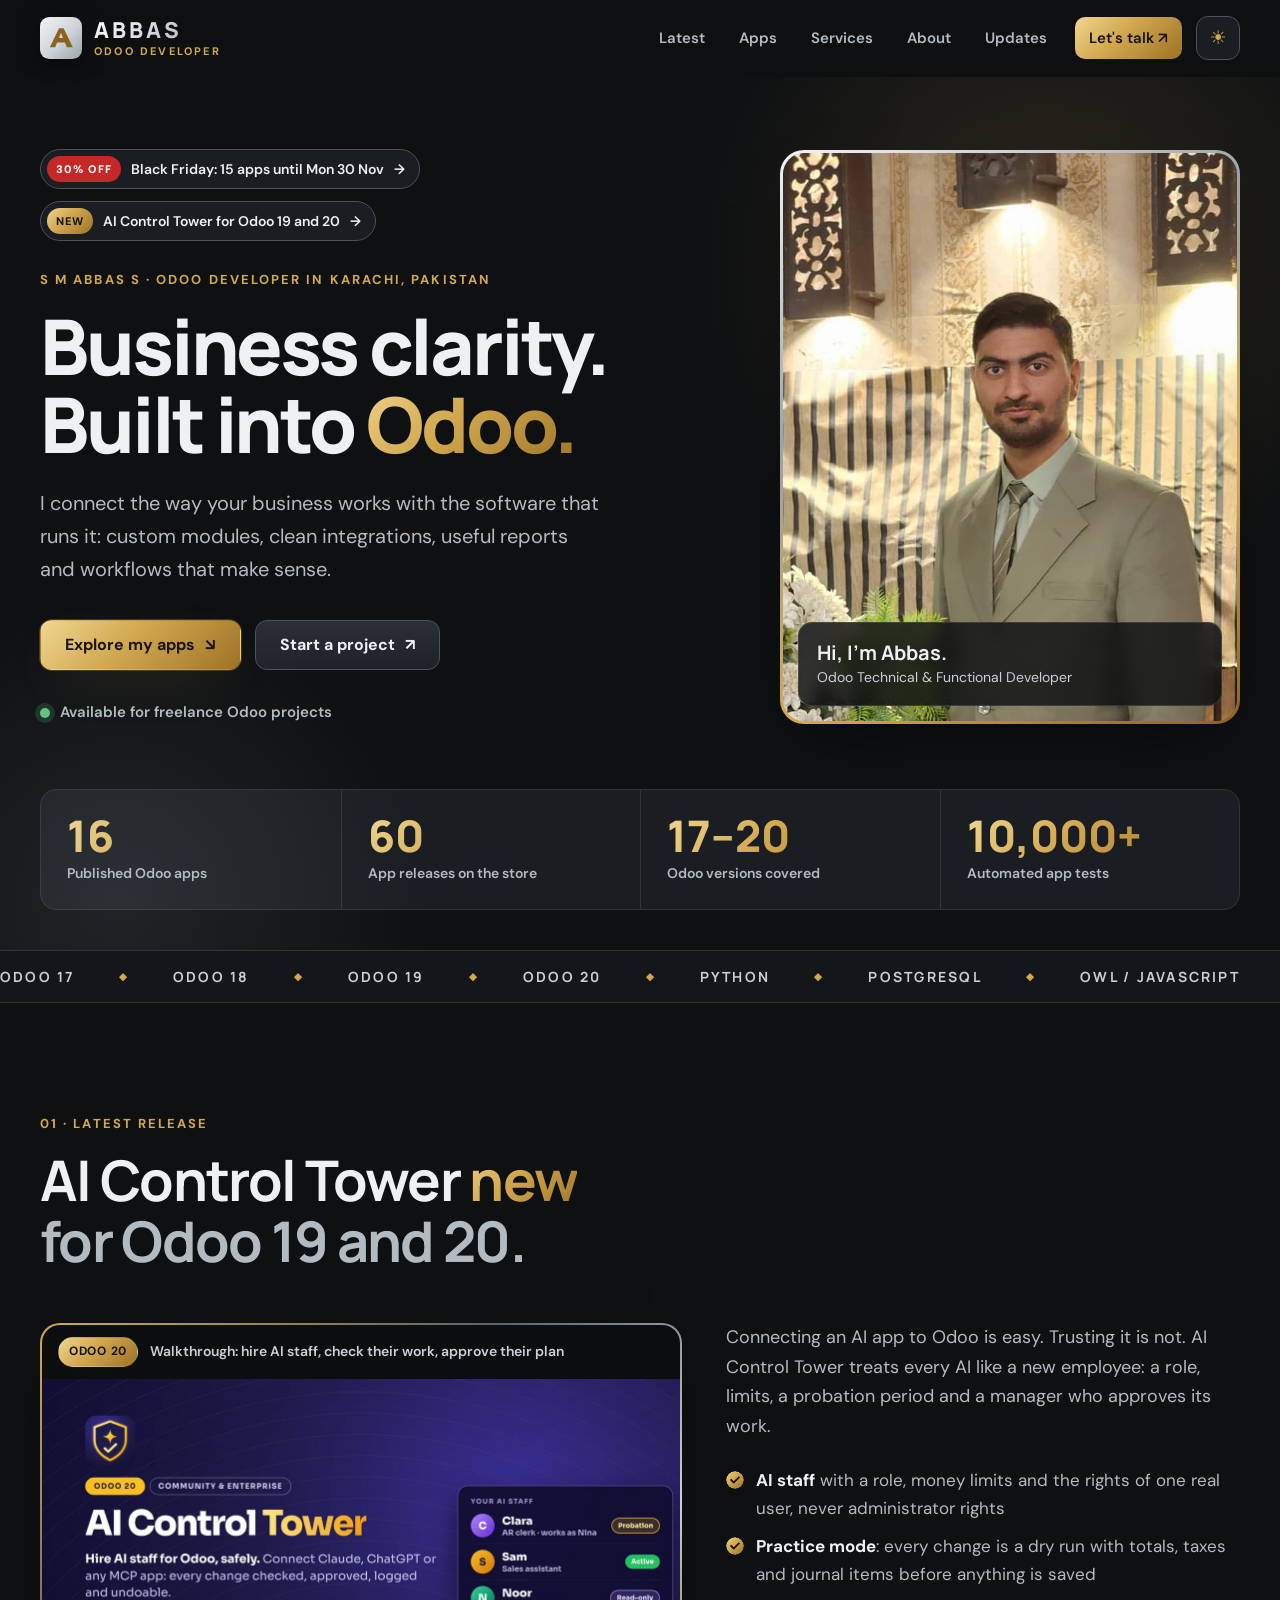
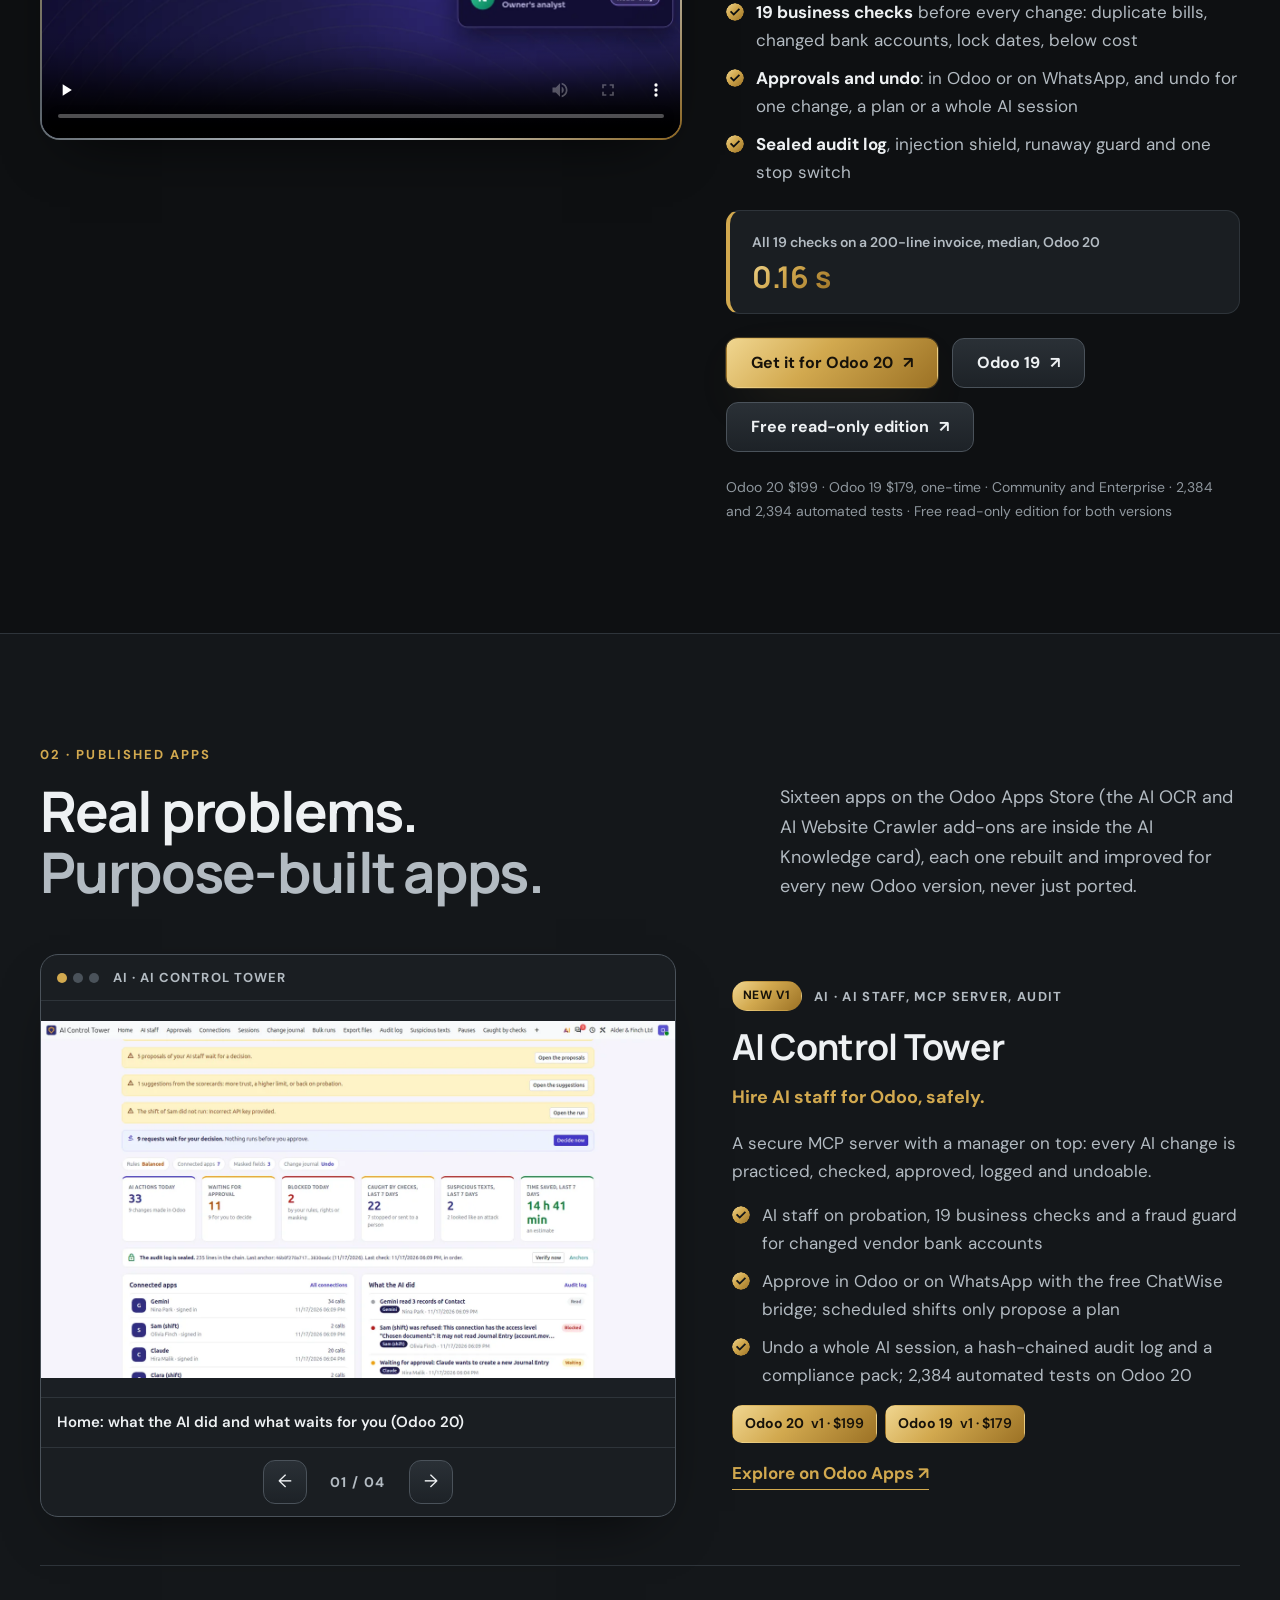
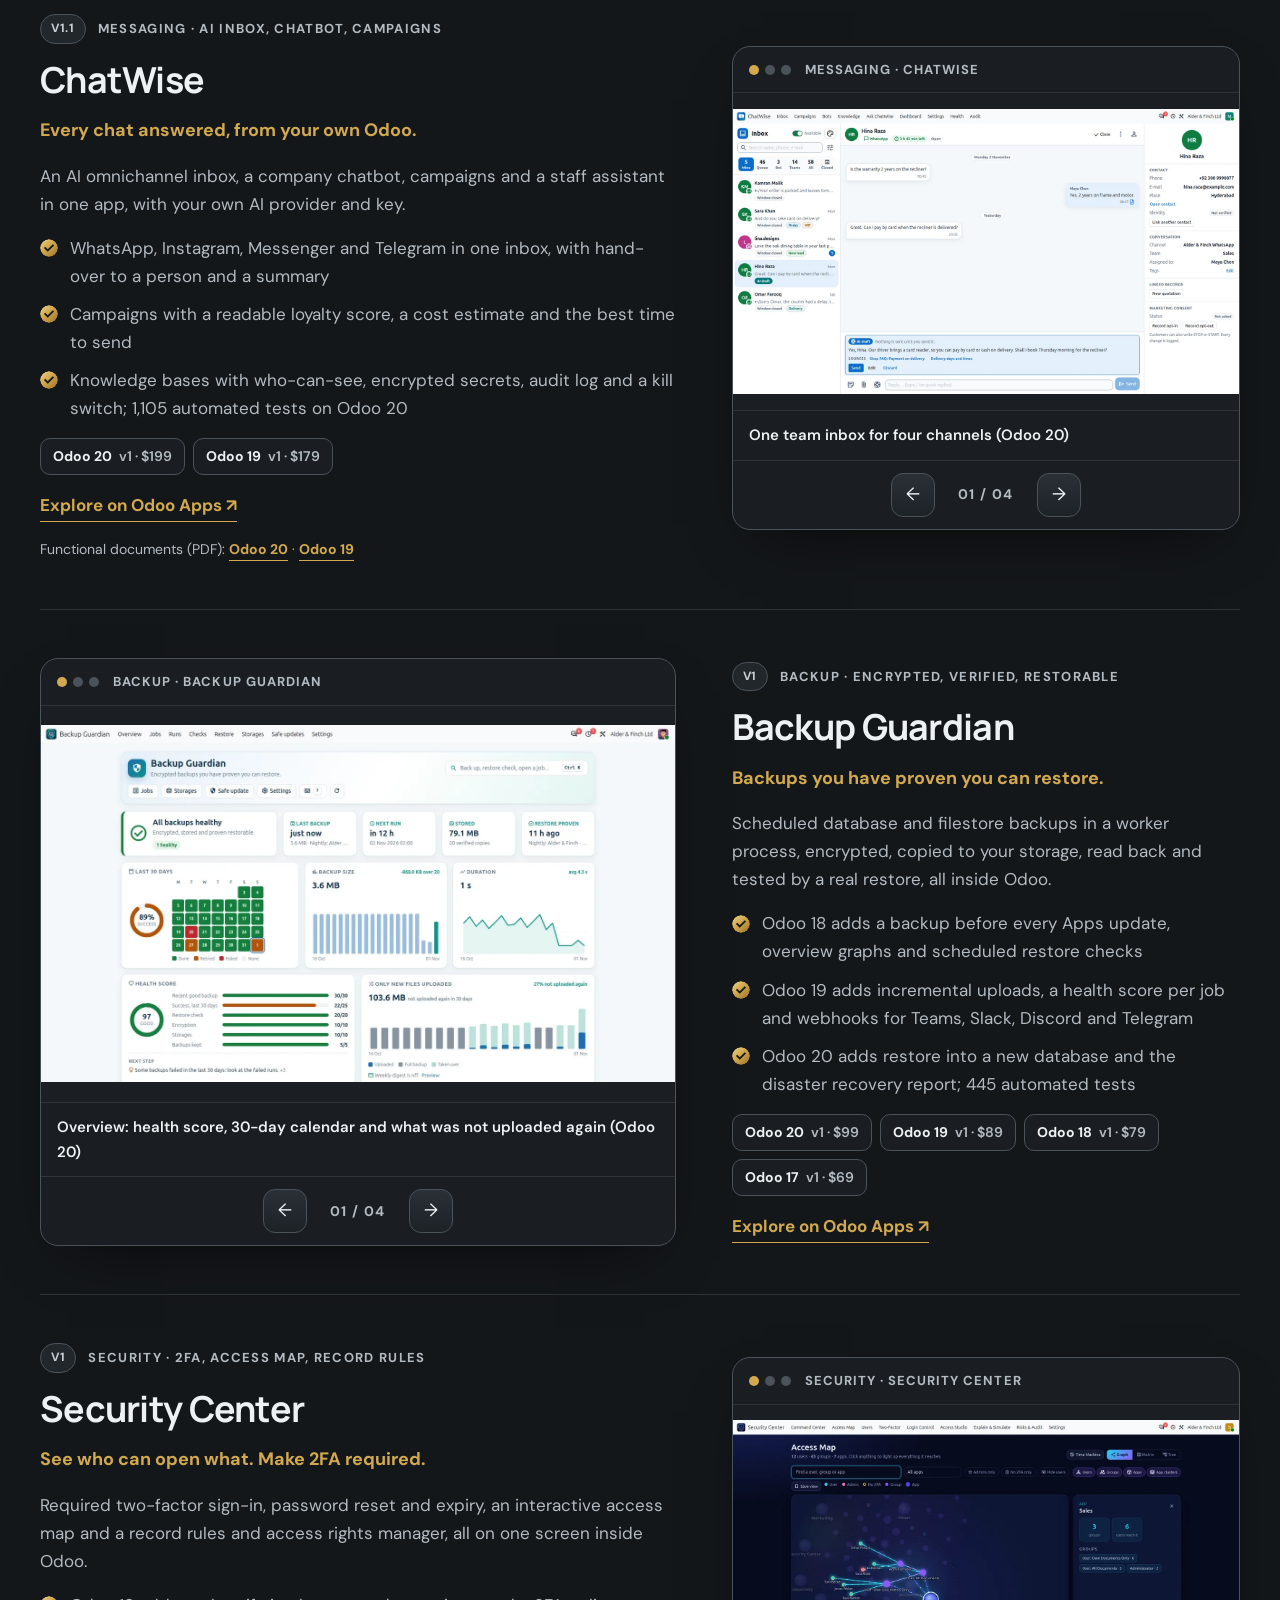
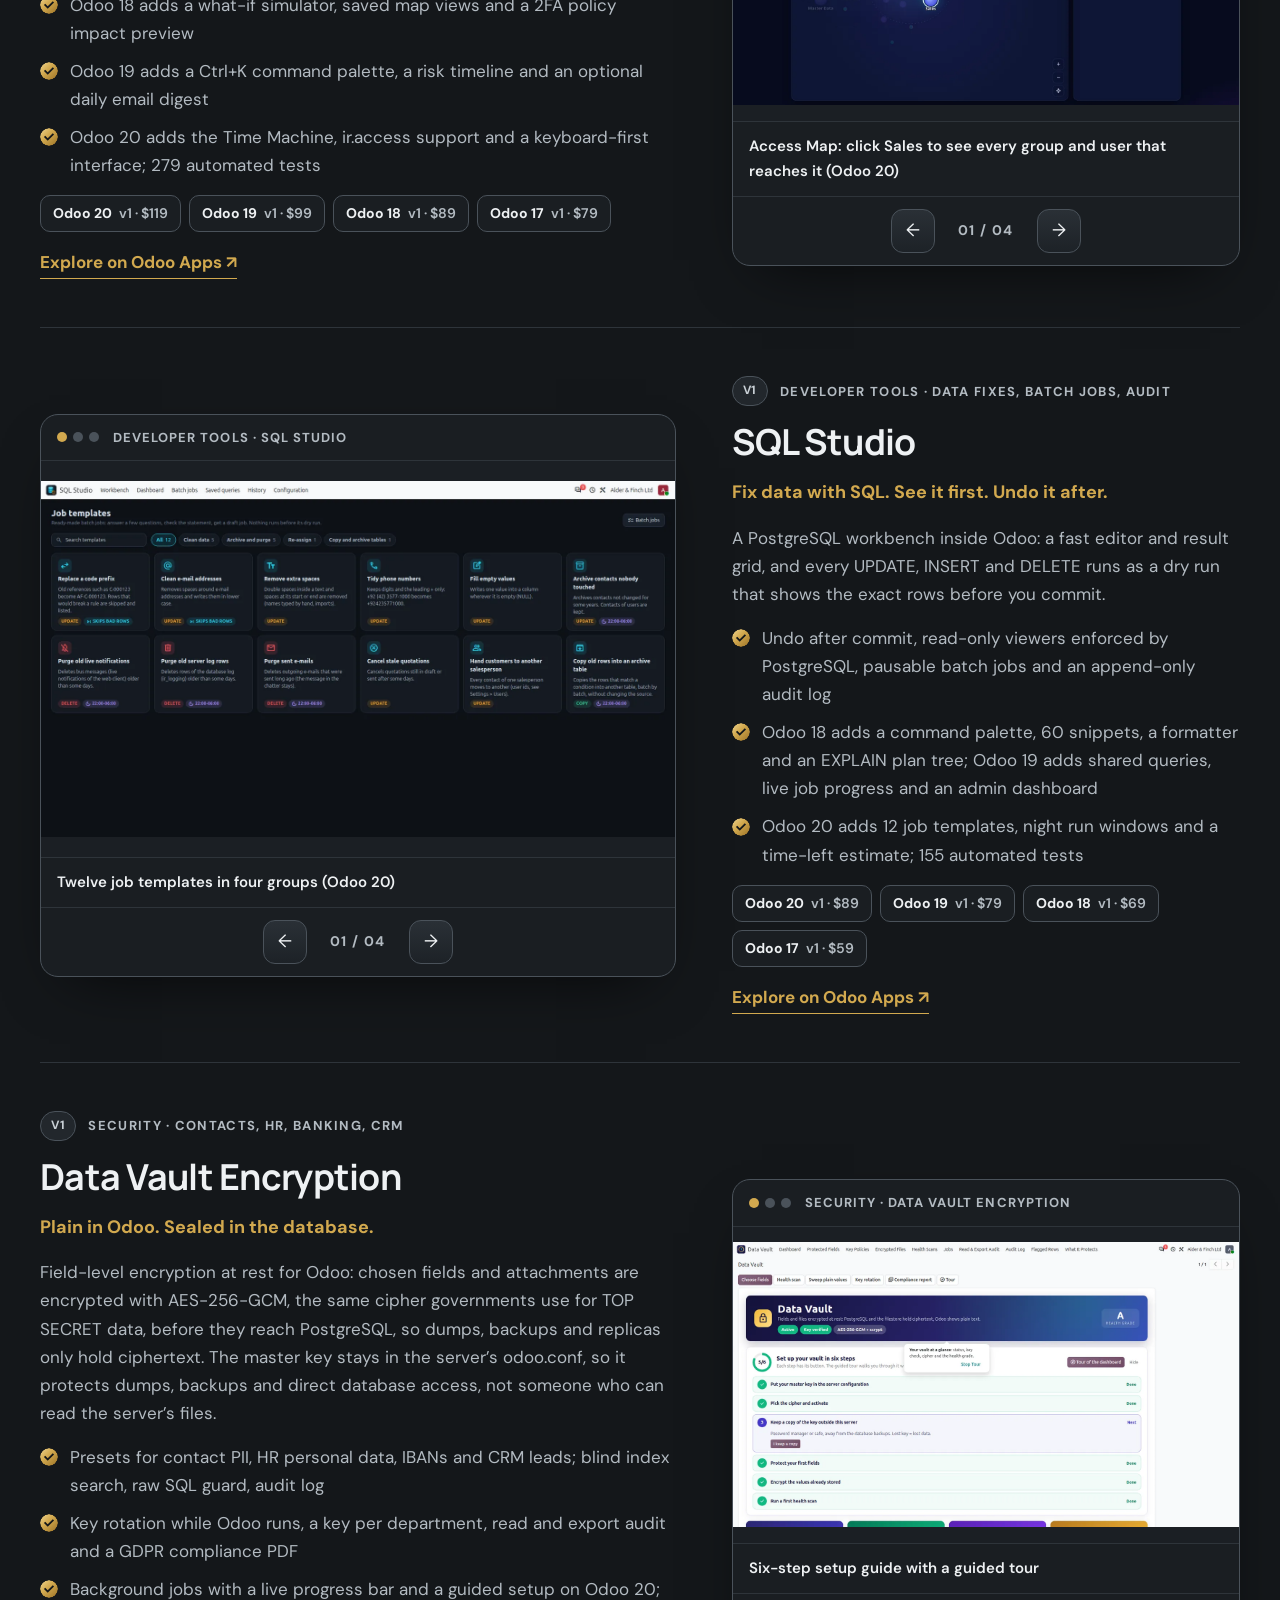
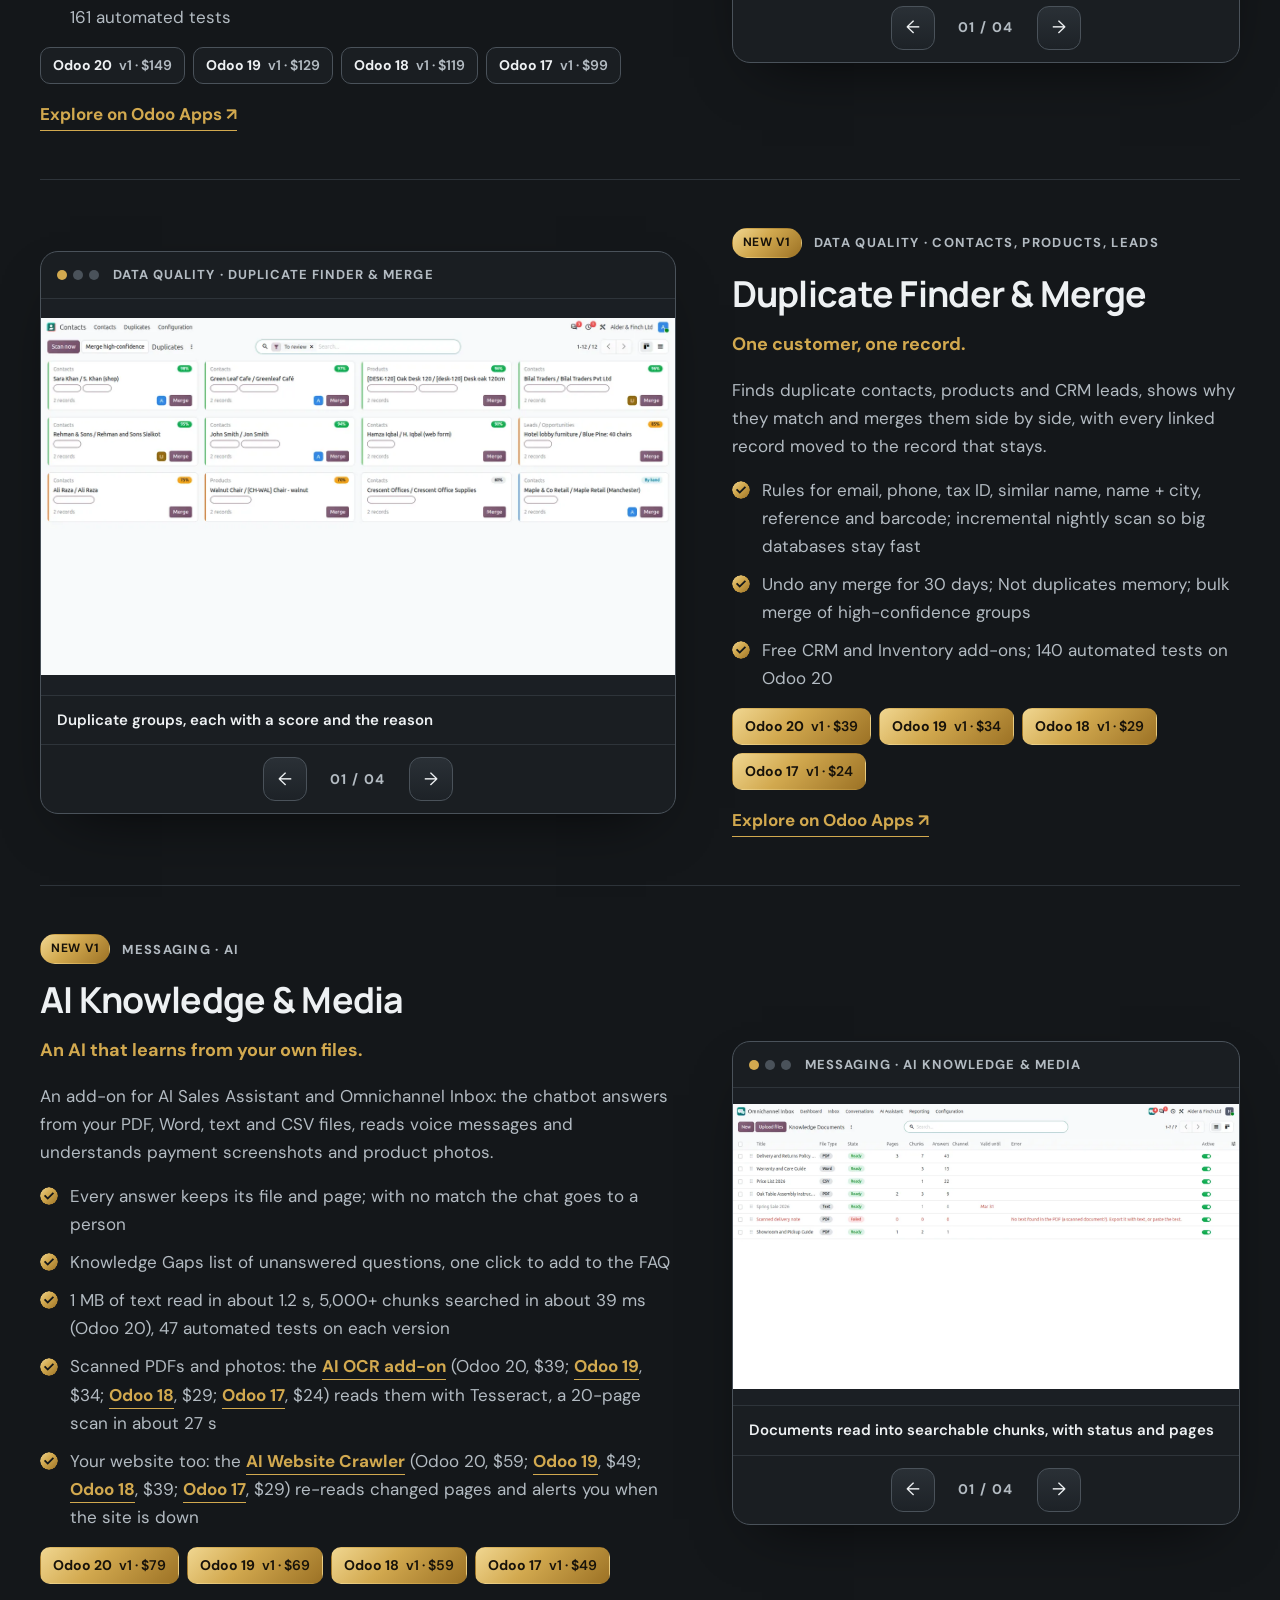
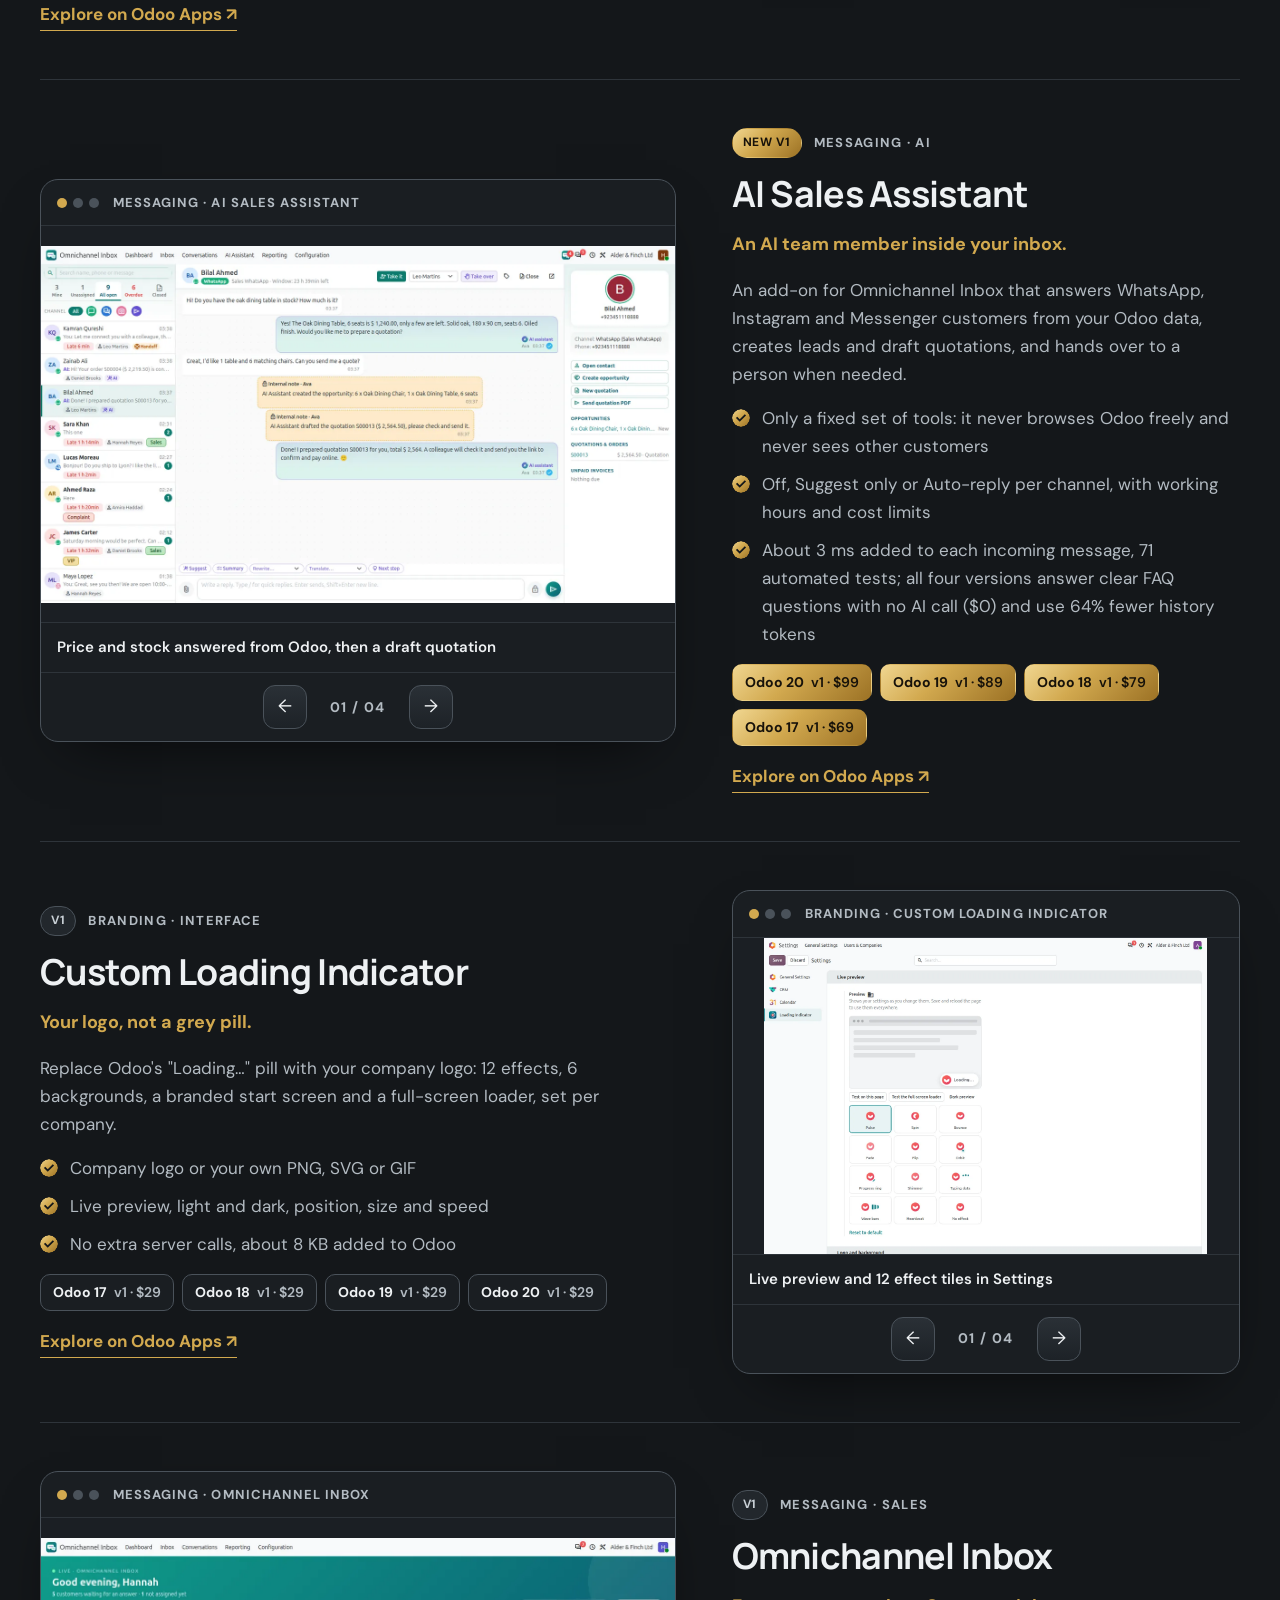
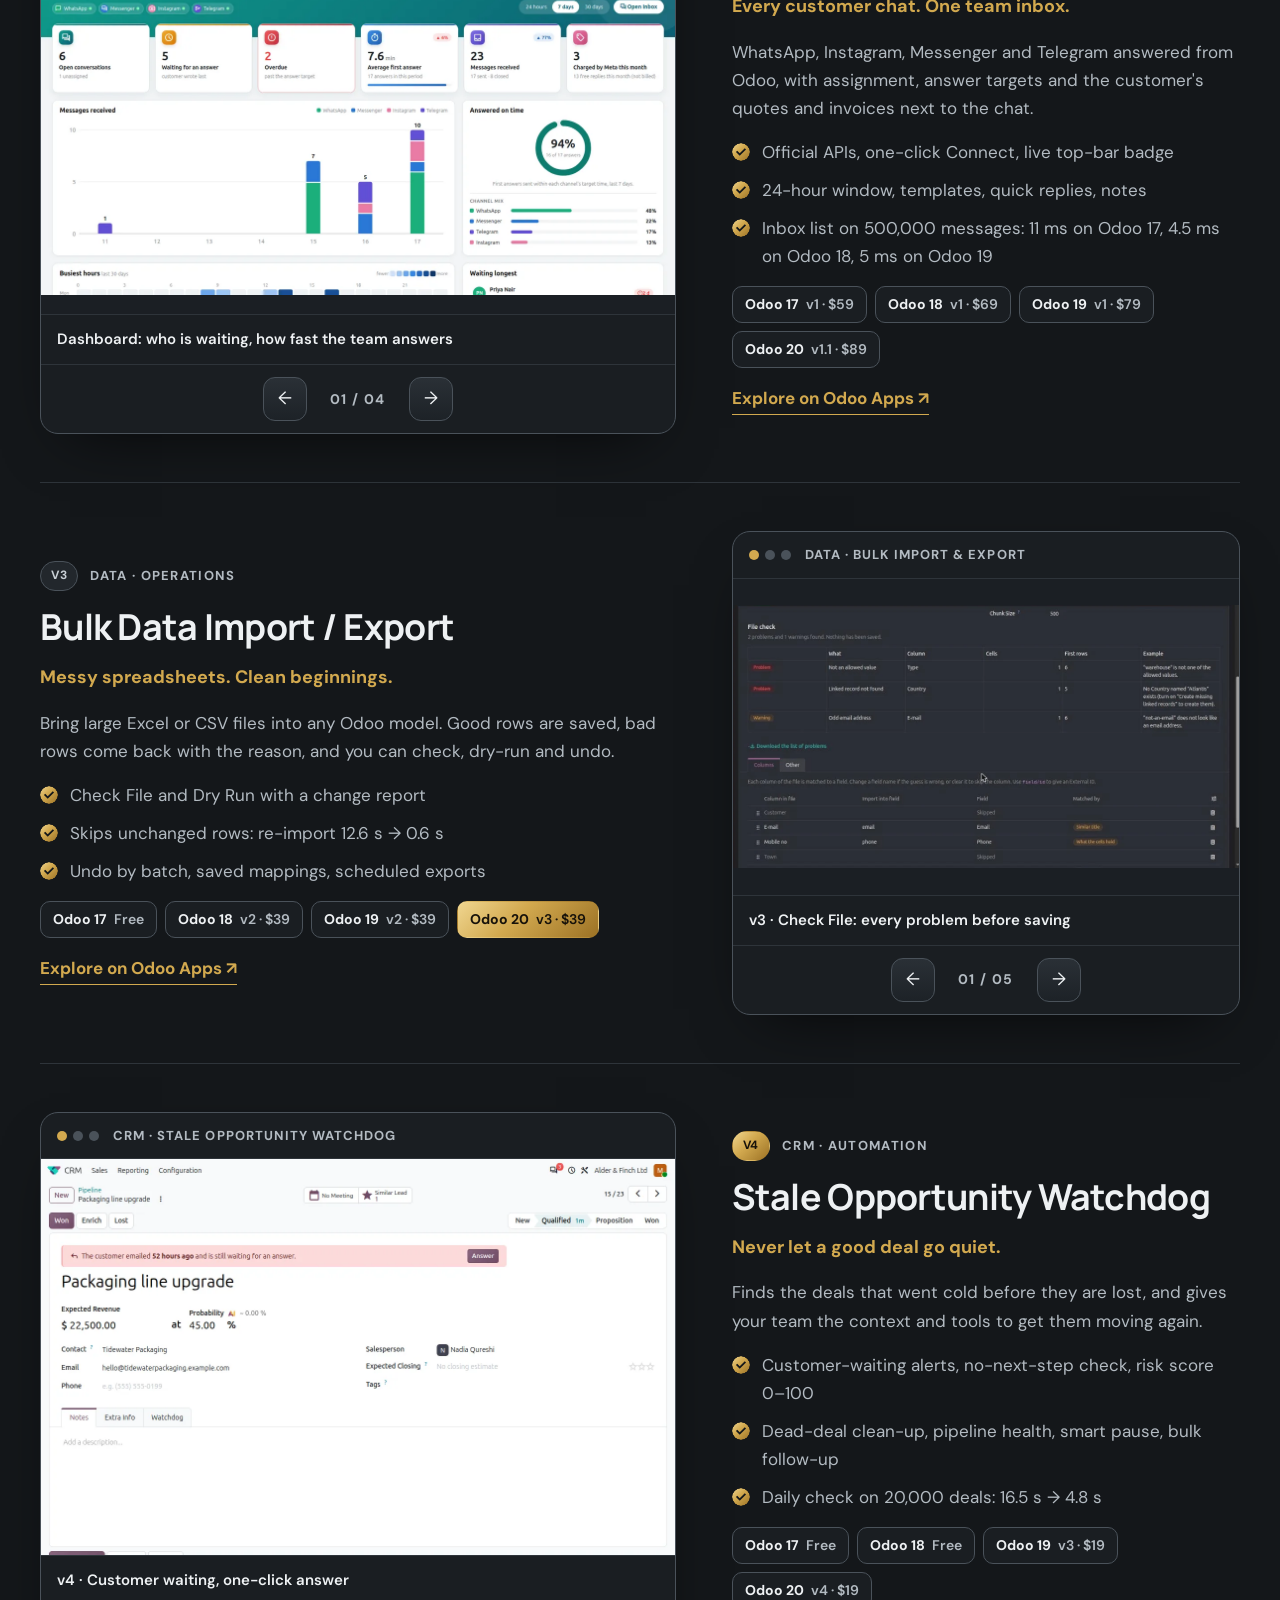
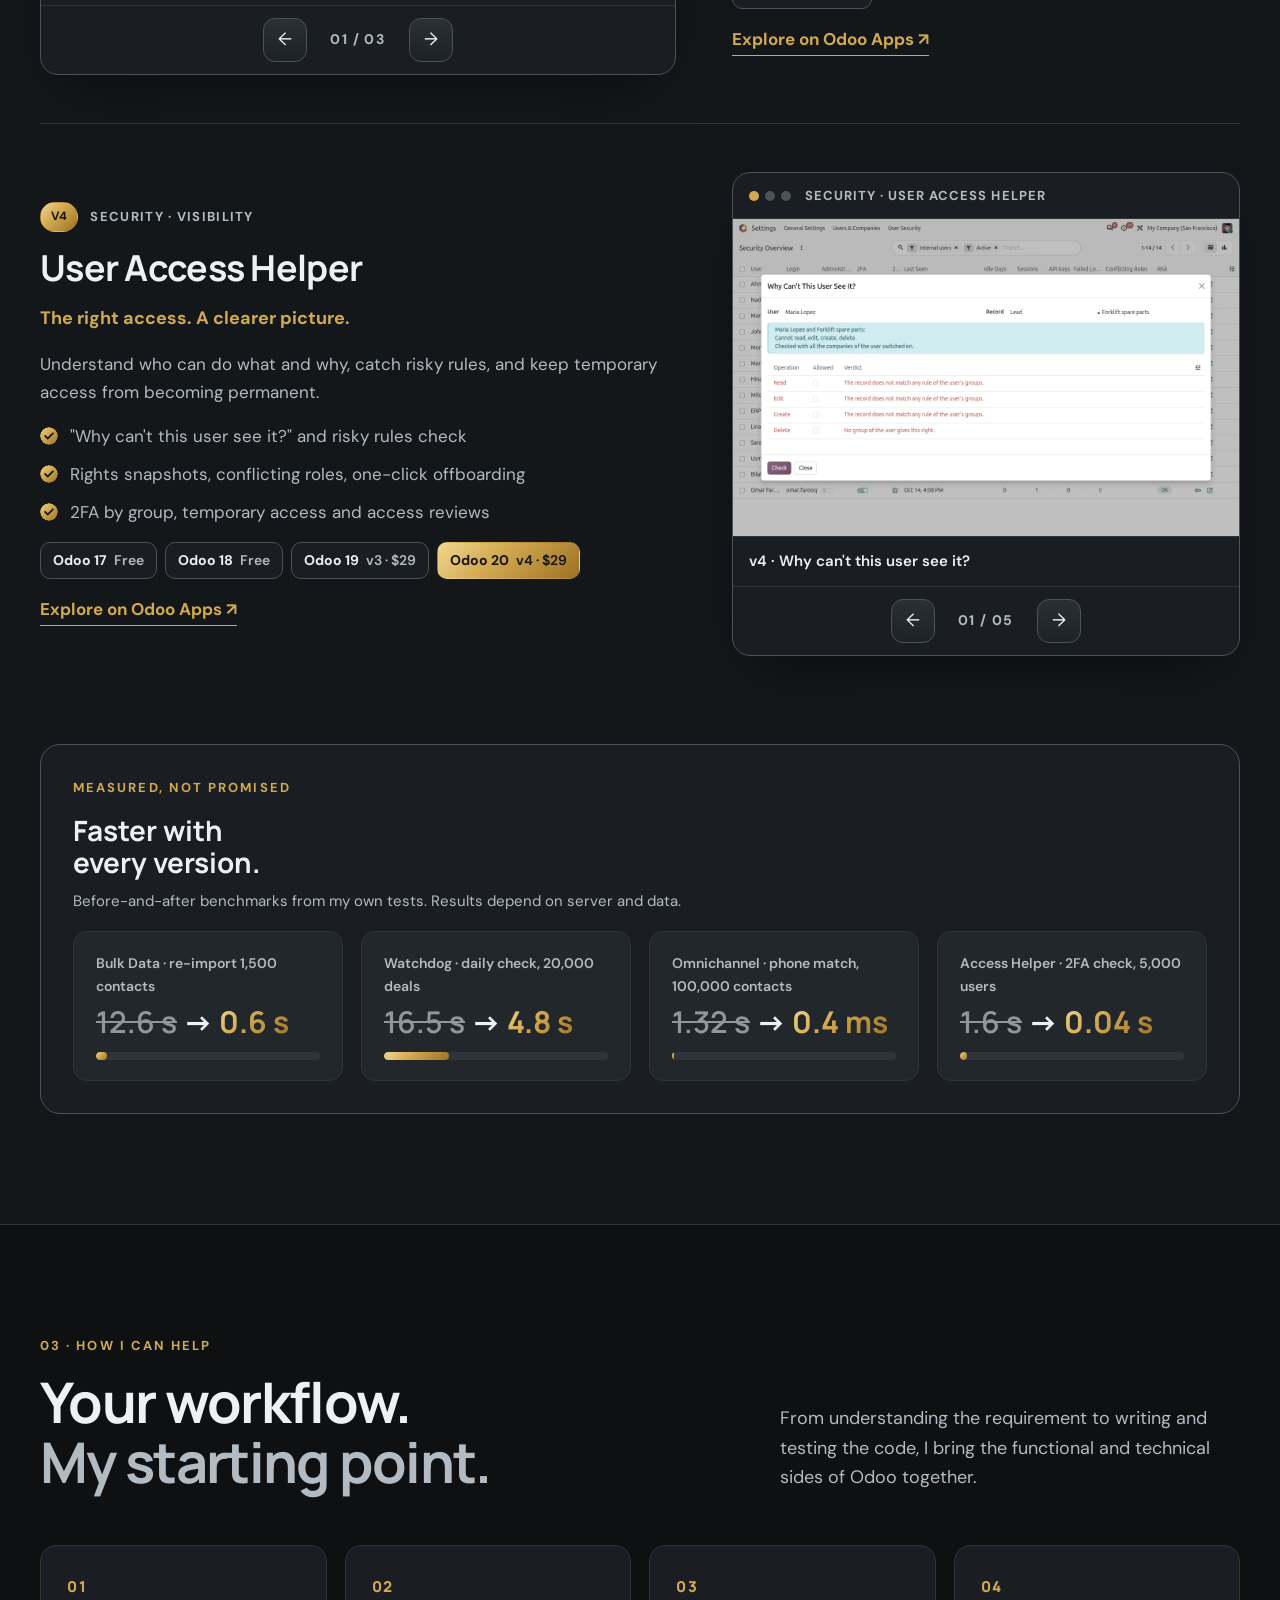
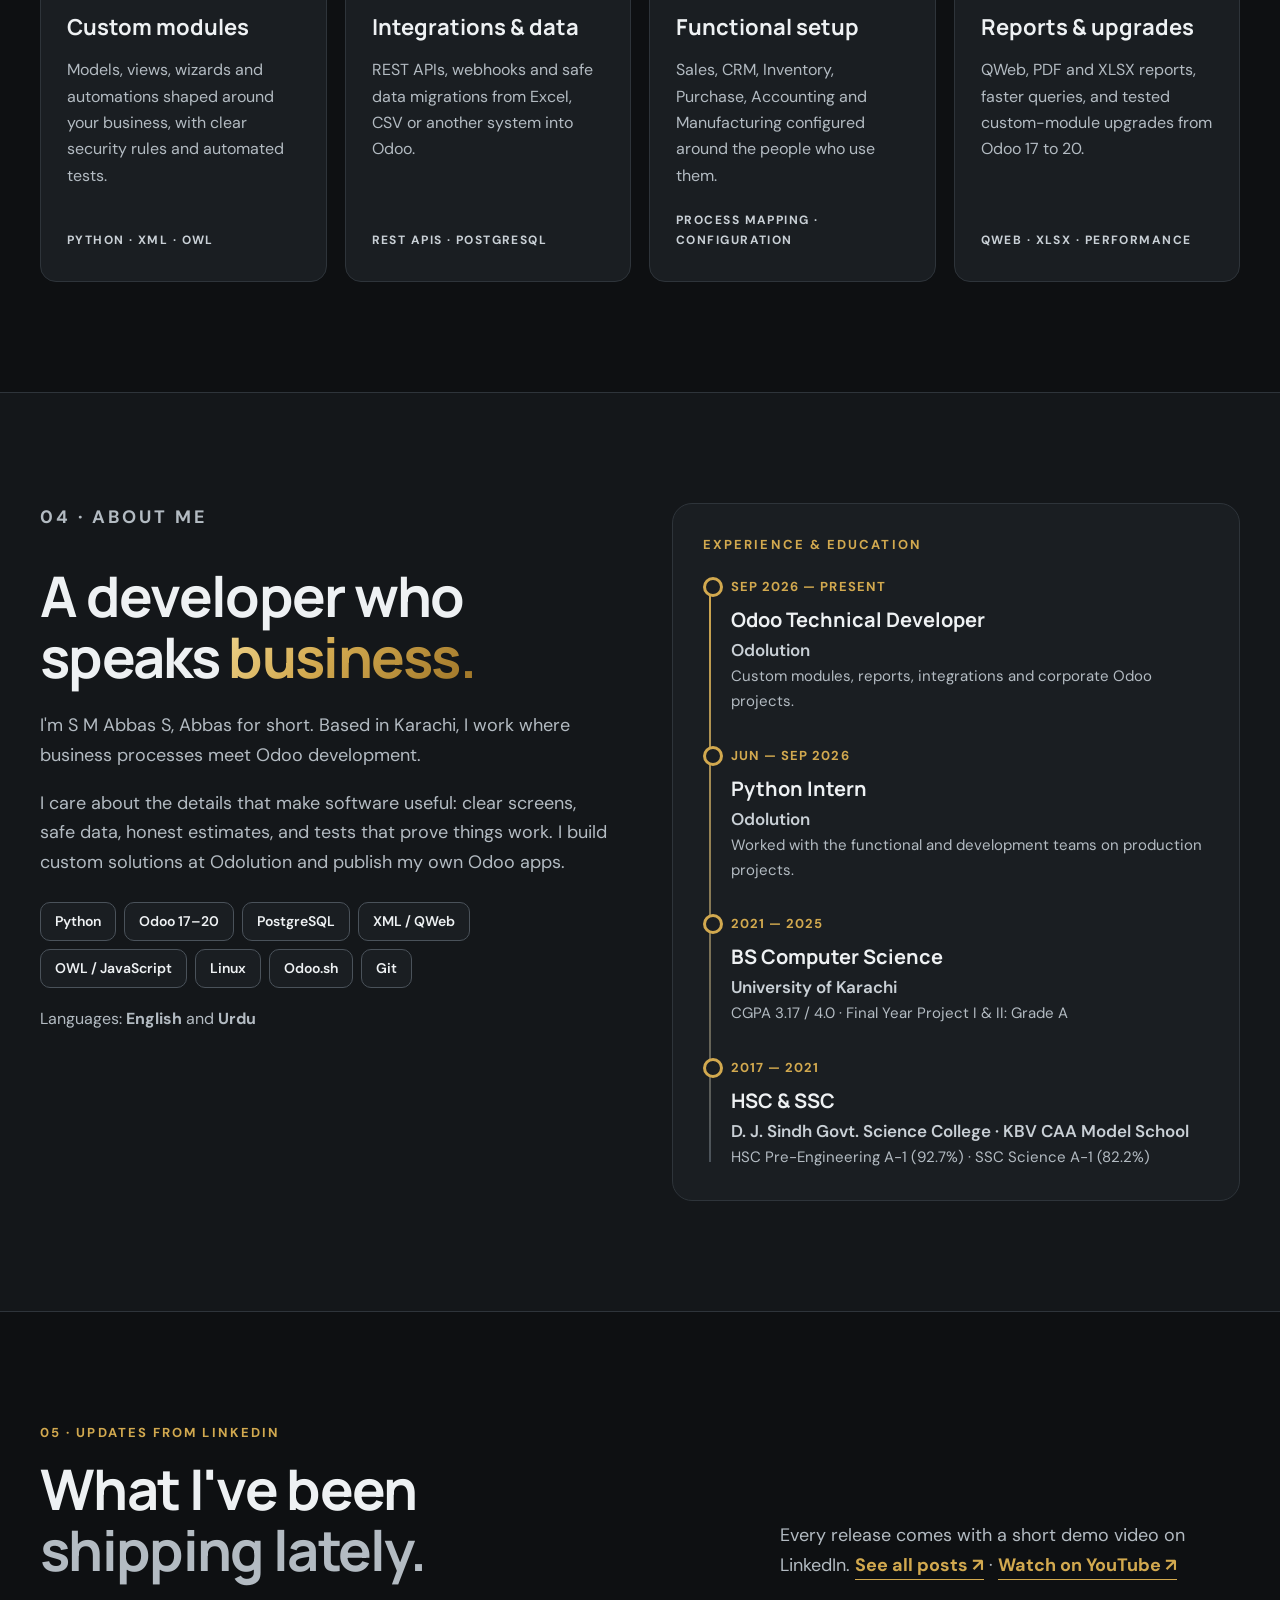
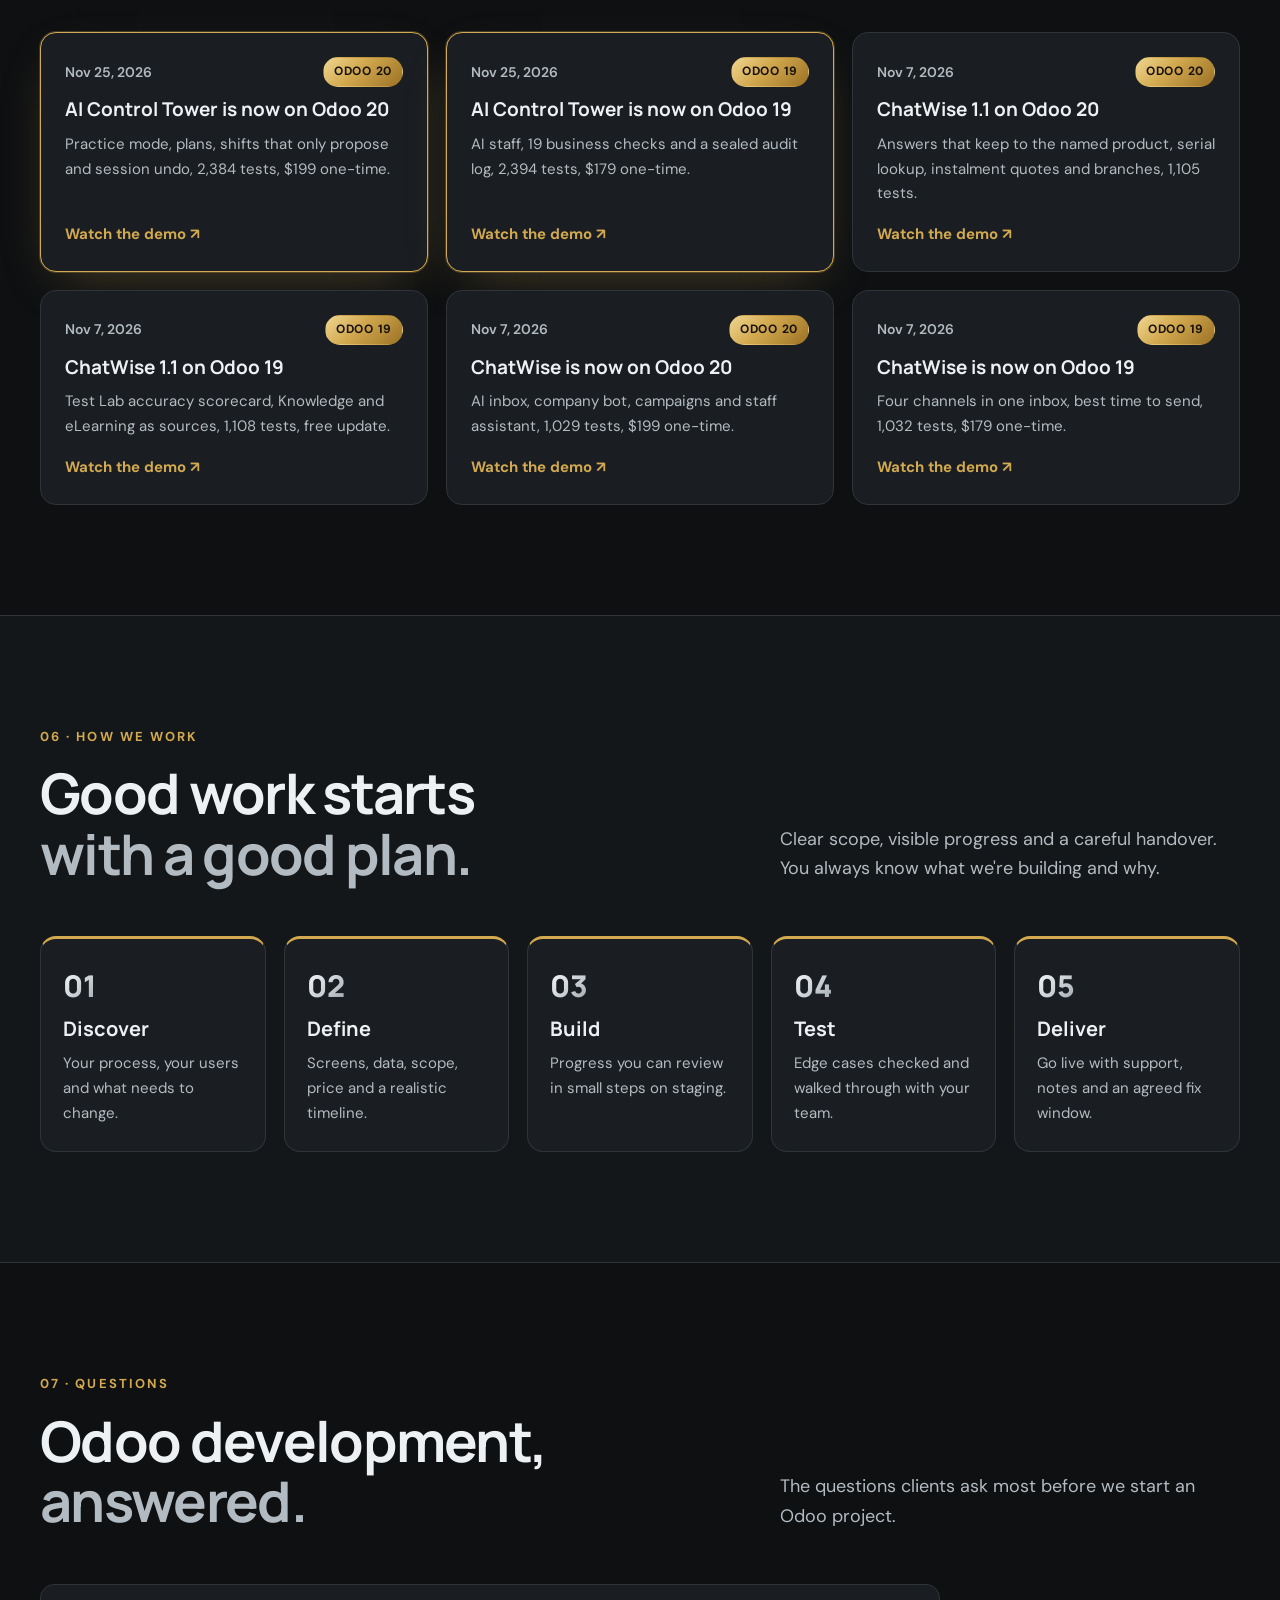
<file: index.html>
<!doctype html>
<html lang="en" data-theme="dark">
<head>
<meta charset="utf-8"><meta name="viewport" content="width=device-width, initial-scale=1">
<title>Odoo Developer in Karachi · Custom Modules, Integrations &amp; Apps | ABBAS</title>
<meta name="description" content="S M Abbas S, Odoo technical and functional developer (Odoo 17 to 20) in Karachi, Pakistan. Custom modules, WhatsApp and API integrations, reports and data migration. Sixteen apps published on the Odoo Apps Store.">
<meta name="robots" content="index, follow, max-image-preview:large, max-snippet:-1, max-video-preview:-1">
<meta name="keywords" content="Odoo developer, Odoo consultant, Odoo MCP server, Odoo AI agent, custom Odoo modules, Odoo integration, Odoo WhatsApp, Odoo AI chatbot, WhatsApp chatbot for Odoo, Odoo 20, Odoo 19, Odoo 18, Odoo 17, Odoo apps, Python ERP developer, Karachi, Pakistan">
<meta name="theme-color" content="#0e1012"><meta name="author" content="S M Abbas S">
<link rel="canonical" href="https://abbasodolution-web.github.io/abbas-portfolio/">
<meta property="og:site_name" content="ABBAS · Odoo Developer"><meta property="og:locale" content="en_US">
<meta property="og:title" content="Odoo Developer · Custom Modules, Integrations &amp; Apps | ABBAS">
<meta property="og:description" content="Custom Odoo modules and sixteen published apps. New: AI Control Tower for Odoo 19 and 20, AI staff and a secure MCP server with checks, approvals, undo and a sealed audit log.">
<meta property="og:type" content="website"><meta property="og:url" content="https://abbasodolution-web.github.io/abbas-portfolio/">
<meta property="og:image" content="https://abbasodolution-web.github.io/abbas-portfolio/assets/og-v14.png"><meta property="og:image:width" content="1200"><meta property="og:image:height" content="630"><meta property="og:image:alt" content="ABBAS, Odoo developer: Business clarity. Built into Odoo.">
<meta name="twitter:card" content="summary_large_image"><meta name="twitter:title" content="ABBAS · Odoo Developer"><meta name="twitter:description" content="Custom Odoo modules, integrations and sixteen published Odoo apps. New: AI Control Tower for Odoo 19 and 20, safe AI staff and MCP server."><meta name="twitter:image" content="https://abbasodolution-web.github.io/abbas-portfolio/assets/og-v14.png">
<link rel="icon" href="assets/favicon.svg?v=5" type="image/svg+xml">
<link rel="apple-touch-icon" href="assets/favicon.svg?v=5">
<link rel="preconnect" href="https://fonts.googleapis.com"><link rel="preconnect" href="https://fonts.gstatic.com" crossorigin>
<link href="https://fonts.googleapis.com/css2?family=DM+Sans:opsz,wght@9..40,400;9..40,500;9..40,600;9..40,700&family=Manrope:wght@500;600;700;800&display=swap" rel="stylesheet">
<link rel="stylesheet" href="css/site.css?v=3">
<script>try{var t=localStorage.getItem('theme');if(t==='light'||t==='dark')document.documentElement.dataset.theme=t}catch(e){}</script>
<script type="application/ld+json">{"@context":"https://schema.org","@graph":[{"@context":"https://schema.org","@type":"Person","name":"S M Abbas S","alternateName":"ABBAS","jobTitle":"Odoo Technical & Functional Developer","image":"https://abbasodolution-web.github.io/abbas-portfolio/assets/img/portrait-v5.webp","url":"https://abbasodolution-web.github.io/abbas-portfolio/","worksFor":{"@type":"Organization","name":"Odolution"},"alumniOf":{"@type":"CollegeOrUniversity","name":"University of Karachi"},"address":{"@type":"PostalAddress","addressLocality":"Karachi","addressCountry":"PK"},"knowsAbout":["Odoo","Odoo development","Odoo integrations","WhatsApp Business API","Model Context Protocol","Python","PostgreSQL","Database encryption","REST APIs","QWeb","OWL","ERP"],"sameAs":["https://www.linkedin.com/in/sm-abbas-odoo/","https://github.com/abbasodolution-web","https://www.fiverr.com/abbas_m_dev","https://www.youtube.com/@abbas-odoo"],"@id":"https://abbasodolution-web.github.io/abbas-portfolio/#person","description":"Odoo technical and functional developer building custom modules, integrations and published Odoo apps for Odoo 17 to 20."},{"@type":"WebSite","@id":"https://abbasodolution-web.github.io/abbas-portfolio/#website","url":"https://abbasodolution-web.github.io/abbas-portfolio/","name":"ABBAS · Odoo Developer","inLanguage":"en","publisher":{"@id":"https://abbasodolution-web.github.io/abbas-portfolio/#person"}},{"@type":"ProfessionalService","@id":"https://abbasodolution-web.github.io/abbas-portfolio/#service","name":"ABBAS Odoo Development","url":"https://abbasodolution-web.github.io/abbas-portfolio/","image":"https://abbasodolution-web.github.io/abbas-portfolio/assets/og-v14.png","priceRange":"From $18/hour","areaServed":"Worldwide","founder":{"@id":"https://abbasodolution-web.github.io/abbas-portfolio/#person"},"address":{"@type":"PostalAddress","addressLocality":"Karachi","addressCountry":"PK"},"hasOfferCatalog":{"@type":"OfferCatalog","name":"Odoo services","itemListElement":[{"@type":"Offer","itemOffered":{"@type":"Service","name":"Custom Odoo modules"}},{"@type":"Offer","itemOffered":{"@type":"Service","name":"Odoo integrations and data migration"}},{"@type":"Offer","itemOffered":{"@type":"Service","name":"Odoo functional setup"}},{"@type":"Offer","itemOffered":{"@type":"Service","name":"Odoo reports and upgrades"}}]}},{"@type":"ItemList","name":"Published Odoo apps","itemListElement":[{"@type":"ListItem","position":1,"item":{"@type":"SoftwareApplication","name":"AI Control Tower","applicationCategory":"BusinessApplication","operatingSystem":"Odoo 19, Odoo 20","description":"AI staff and a secure MCP server for Odoo with practice mode, 19 business checks, approvals, undo of a whole AI session and a hash-chained audit log.","url":"https://apps.odoo.com/apps/modules/20.0/ai_control_tower_pro","offers":{"@type":"AggregateOffer","lowPrice":"179","highPrice":"199","priceCurrency":"USD","offerCount":2},"author":{"@id":"https://abbasodolution-web.github.io/abbas-portfolio/#person"}}},{"@type":"ListItem","position":2,"item":{"@type":"SoftwareApplication","name":"ChatWise","applicationCategory":"BusinessApplication","operatingSystem":"Odoo 19, Odoo 20","description":"AI omnichannel inbox for WhatsApp, Instagram, Messenger and Telegram, a company chatbot on your Odoo data, campaigns to loyal customers, a staff assistant and knowledge bases with who-can-see.","url":"https://apps.odoo.com/apps/modules/20.0/chatwise","offers":{"@type":"AggregateOffer","lowPrice":"179","highPrice":"199","priceCurrency":"USD","offerCount":2},"author":{"@id":"https://abbasodolution-web.github.io/abbas-portfolio/#person"}}},{"@type":"ListItem","position":3,"item":{"@type":"SoftwareApplication","name":"Backup Guardian","applicationCategory":"BusinessApplication","operatingSystem":"Odoo 17, Odoo 18, Odoo 19, Odoo 20","description":"Encrypted, verified Odoo backups to S3, Nextcloud and SFTP, a restore check that restores each backup into a scratch database, incremental uploads, restore into a new database and a disaster recovery report.","url":"https://apps.odoo.com/apps/modules/20.0/backup_guardian","offers":{"@type":"AggregateOffer","lowPrice":"69","highPrice":"99","priceCurrency":"USD","offerCount":4},"author":{"@id":"https://abbasodolution-web.github.io/abbas-portfolio/#person"}}},{"@type":"ListItem","position":4,"item":{"@type":"SoftwareApplication","name":"Security Center","applicationCategory":"SecurityApplication","operatingSystem":"Odoo 17, Odoo 18, Odoo 19, Odoo 20","description":"Required two-factor sign-in, password reset and expiry, an interactive access map, a Time Machine, and a record rules and access rights manager with a what-if simulator, inside Odoo.","url":"https://apps.odoo.com/apps/modules/20.0/security_center","offers":{"@type":"AggregateOffer","lowPrice":"79","highPrice":"119","priceCurrency":"USD","offerCount":4},"author":{"@id":"https://abbasodolution-web.github.io/abbas-portfolio/#person"}}},{"@type":"ListItem","position":5,"item":{"@type":"SoftwareApplication","name":"SQL Studio","applicationCategory":"DeveloperApplication","operatingSystem":"Odoo 17, Odoo 18, Odoo 19, Odoo 20","description":"A PostgreSQL workbench inside Odoo: every write is a dry run with before and after rows, then Commit or Rollback, with undo after commit, read-only viewers enforced by PostgreSQL, pausable batch jobs and an append-only audit log.","url":"https://apps.odoo.com/apps/modules/20.0/sql_studio","offers":{"@type":"AggregateOffer","lowPrice":"59","highPrice":"89","priceCurrency":"USD","offerCount":4},"author":{"@id":"https://abbasodolution-web.github.io/abbas-portfolio/#person"}}},{"@type":"ListItem","position":6,"item":{"@type":"SoftwareApplication","name":"Data Vault Encryption","applicationCategory":"SecurityApplication","operatingSystem":"Odoo 17, Odoo 18, Odoo 19, Odoo 20","description":"Encrypts chosen Odoo fields with AES-256-GCM before they reach PostgreSQL, with a blind index for exact search, key rotation, encrypted attachments, a read and export audit and a GDPR compliance report.","url":"https://apps.odoo.com/apps/modules/20.0/data_vault_encryption","offers":{"@type":"AggregateOffer","lowPrice":"99","highPrice":"149","priceCurrency":"USD","offerCount":4},"author":{"@id":"https://abbasodolution-web.github.io/abbas-portfolio/#person"}}},{"@type":"ListItem","position":7,"item":{"@type":"SoftwareApplication","name":"Duplicate Finder & Merge","applicationCategory":"BusinessApplication","operatingSystem":"Odoo 17, Odoo 18, Odoo 19, Odoo 20","description":"Finds duplicate contacts, products and CRM leads, scores each group with a reason and merges them side by side with 30-day undo.","url":"https://apps.odoo.com/apps/modules/20.0/duplicate_finder_merge","offers":{"@type":"AggregateOffer","lowPrice":"24","highPrice":"39","priceCurrency":"USD","offerCount":4},"author":{"@id":"https://abbasodolution-web.github.io/abbas-portfolio/#person"}}},{"@type":"ListItem","position":8,"item":{"@type":"SoftwareApplication","name":"AI Knowledge & Media for Omnichannel Inbox","applicationCategory":"BusinessApplication","operatingSystem":"Odoo 17, Odoo 18, Odoo 19, Odoo 20","description":"Add-on that lets the AI chatbot answer from PDF, Word, text and CSV files and read voice messages and pictures.","url":"https://apps.odoo.com/apps/modules/20.0/omnichannel_ai_knowledge","offers":{"@type":"AggregateOffer","lowPrice":"49","highPrice":"79","priceCurrency":"USD","offerCount":4},"author":{"@id":"https://abbasodolution-web.github.io/abbas-portfolio/#person"}}},{"@type":"ListItem","position":9,"item":{"@type":"SoftwareApplication","name":"AI Sales Assistant for Omnichannel Inbox","applicationCategory":"BusinessApplication","operatingSystem":"Odoo 17, Odoo 18, Odoo 19, Odoo 20","description":"AI chatbot for WhatsApp, Instagram and Messenger that answers from Odoo data, creates CRM leads and draft quotations, and hands over to a person.","url":"https://apps.odoo.com/apps/modules/20.0/omnichannel_ai_assistant","author":{"@id":"https://abbasodolution-web.github.io/abbas-portfolio/#person"},"offers":{"@type":"AggregateOffer","lowPrice":"69.00","highPrice":"99.00","offerCount":"4","priceCurrency":"USD"}}},{"@type":"ListItem","position":10,"item":{"@type":"SoftwareApplication","name":"Custom Loading Indicator & Branded Loader","applicationCategory":"BusinessApplication","operatingSystem":"Odoo 17, Odoo 18, Odoo 19, Odoo 20","description":"Replaces Odoo's grey Loading pill with the company logo: 12 effects, 6 backgrounds, branded start screen, settings per company.","url":"https://apps.odoo.com/apps/modules/20.0/custom_loading_indicator","author":{"@id":"https://abbasodolution-web.github.io/abbas-portfolio/#person"},"offers":{"@type":"Offer","price":"29.00","priceCurrency":"USD"}}},{"@type":"ListItem","position":11,"item":{"@type":"SoftwareApplication","name":"Omnichannel Inbox","applicationCategory":"BusinessApplication","operatingSystem":"Odoo 17, Odoo 18, Odoo 19, Odoo 20","description":"WhatsApp, Instagram, Messenger and Telegram in one team inbox inside Odoo 17, Odoo 18, Odoo 19 and Odoo 20.","url":"https://apps.odoo.com/apps/modules/17.0/omnichannel_inbox","author":{"@id":"https://abbasodolution-web.github.io/abbas-portfolio/#person"},"offers":{"@type":"AggregateOffer","lowPrice":"59.00","highPrice":"89.00","offerCount":"4","priceCurrency":"USD"}}},{"@type":"ListItem","position":12,"item":{"@type":"SoftwareApplication","name":"Bulk Data Import / Export","applicationCategory":"BusinessApplication","operatingSystem":"Odoo 17, Odoo 18, Odoo 19, Odoo 20","description":"Fast, safe import and export for any Odoo model with check, dry run and undo.","url":"https://apps.odoo.com/apps/modules/20.0/bulk_data_import_export","author":{"@id":"https://abbasodolution-web.github.io/abbas-portfolio/#person"},"offers":{"@type":"AggregateOffer","lowPrice":"0.00","highPrice":"39.00","offerCount":"4","priceCurrency":"USD"}}},{"@type":"ListItem","position":13,"item":{"@type":"SoftwareApplication","name":"Stale Opportunity Watchdog","applicationCategory":"BusinessApplication","operatingSystem":"Odoo 17, Odoo 18, Odoo 19, Odoo 20","description":"Finds CRM deals that went quiet and customers left waiting.","url":"https://apps.odoo.com/apps/modules/20.0/crm_stale_watchdog","author":{"@id":"https://abbasodolution-web.github.io/abbas-portfolio/#person"},"offers":{"@type":"AggregateOffer","lowPrice":"0.00","highPrice":"19.00","offerCount":"4","priceCurrency":"USD"}}},{"@type":"ListItem","position":14,"item":{"@type":"SoftwareApplication","name":"User Access Helper","applicationCategory":"BusinessApplication","operatingSystem":"Odoo 17, Odoo 18, Odoo 19, Odoo 20","description":"Explains who can see what in Odoo, finds risky access rules and handles offboarding.","url":"https://apps.odoo.com/apps/modules/20.0/user_access_helper","author":{"@id":"https://abbasodolution-web.github.io/abbas-portfolio/#person"},"offers":{"@type":"AggregateOffer","lowPrice":"0.00","highPrice":"29.00","offerCount":"4","priceCurrency":"USD"}}},{"@type":"ListItem","position":15,"item":{"@type":"SoftwareApplication","name":"AI OCR for Omnichannel Inbox","applicationCategory":"BusinessApplication","operatingSystem":"Odoo 17, Odoo 18, Odoo 19, Odoo 20","description":"Add-on that lets the AI chatbot read scanned PDFs, price board photos and screenshots with OCR.","url":"https://apps.odoo.com/apps/modules/20.0/omnichannel_ai_ocr","author":{"@id":"https://abbasodolution-web.github.io/abbas-portfolio/#person"},"offers":{"@type":"AggregateOffer","lowPrice":"24.00","highPrice":"39.00","offerCount":"4","priceCurrency":"USD"}}},{"@type":"ListItem","position":16,"item":{"@type":"SoftwareApplication","name":"AI Website Crawler for Omnichannel Inbox","applicationCategory":"BusinessApplication","operatingSystem":"Odoo 17, Odoo 18, Odoo 19, Odoo 20","description":"Add-on where one pasted link lets the AI chatbot learn a website, re-read changed pages and alert when the site is down.","url":"https://apps.odoo.com/apps/modules/20.0/omnichannel_ai_website","author":{"@id":"https://abbasodolution-web.github.io/abbas-portfolio/#person"},"offers":{"@type":"AggregateOffer","lowPrice":"29.00","highPrice":"59.00","offerCount":"4","priceCurrency":"USD"}}}]},{"@type":"VideoObject","name":"AI Control Tower for Odoo 20: product walkthrough","description":"Hire an AI staff member, see a dry run, a duplicate bill and a bank change caught by checks, approve a morning plan, undo a whole AI session and verify the sealed audit log, all inside Odoo 20.","thumbnailUrl":"https://abbasodolution-web.github.io/abbas-portfolio/assets/img/act20-poster.webp","uploadDate":"2026-11-25","duration":"PT2M1S","contentUrl":"https://abbasodolution-web.github.io/abbas-portfolio/assets/video/ai-control-tower-odoo20.mp4","embedUrl":"https://abbasodolution-web.github.io/abbas-portfolio/#latest"},{"@type":"VideoObject","name":"ChatWise for Odoo 20: product walkthrough","description":"A customer writes on WhatsApp, the AI bot answers from Odoo data, an off-topic request is refused, the chat goes to a person with a summary, and a campaign reaches loyal customers, all inside Odoo 20.","thumbnailUrl":"https://abbasodolution-web.github.io/abbas-portfolio/assets/img/cw20-poster.webp","uploadDate":"2026-11-07","duration":"PT1M43S","contentUrl":"https://abbasodolution-web.github.io/abbas-portfolio/assets/video/chatwise-odoo20.mp4","embedUrl":"https://abbasodolution-web.github.io/abbas-portfolio/#latest"},{"@type":"VideoObject","name":"Backup Guardian for Odoo 20: product walkthrough","description":"Run an encrypted backup, see the restore check prove it, restore into a new database with live progress and print the disaster recovery report, all inside Odoo 20.","thumbnailUrl":"https://abbasodolution-web.github.io/abbas-portfolio/assets/img/bg20-poster.webp","uploadDate":"2026-11-01","duration":"PT1M42S","contentUrl":"https://abbasodolution-web.github.io/abbas-portfolio/assets/video/backup-guardian-odoo20.mp4","embedUrl":"https://abbasodolution-web.github.io/abbas-portfolio/#latest"},{"@type":"VideoObject","name":"Security Center for Odoo 20: product walkthrough","description":"See the access map light up everything a user, group or app reaches, replay it with the Time Machine, and manage record rules and required 2FA, all inside Odoo 20.","thumbnailUrl":"https://abbasodolution-web.github.io/abbas-portfolio/assets/img/sc20-poster.webp","uploadDate":"2026-10-30","duration":"PT2M1S","contentUrl":"https://abbasodolution-web.github.io/abbas-portfolio/assets/video/security-center-odoo20.mp4","embedUrl":"https://abbasodolution-web.github.io/abbas-portfolio/#latest"},{"@type":"VideoObject","name":"SQL Studio for Odoo 20: product walkthrough","description":"Browse job templates, run a batch job with a time-left estimate, see a purge wait for its night window, fix data with a dry run and Commit, and read Data Vault columns decrypted, all inside Odoo 20.","thumbnailUrl":"https://abbasodolution-web.github.io/abbas-portfolio/assets/img/ss20-poster.webp","uploadDate":"2026-10-28","duration":"PT1M44S","contentUrl":"https://abbasodolution-web.github.io/abbas-portfolio/assets/video/sql-studio-odoo20.mp4","embedUrl":"https://abbasodolution-web.github.io/abbas-portfolio/#latest"},{"@type":"VideoObject","name":"Data Vault Encryption for Odoo 20: product walkthrough","description":"Set up AES-256 field encryption in Odoo 20 with the six-step guide, watch a migration run in the background with a live progress bar, survive a server restart and rotate the key while people keep working.","thumbnailUrl":"https://abbasodolution-web.github.io/abbas-portfolio/assets/img/dv20-poster.webp","uploadDate":"2026-10-26","duration":"PT1M57S","contentUrl":"https://abbasodolution-web.github.io/abbas-portfolio/assets/video/data-vault-encryption-odoo20.mp4","embedUrl":"https://abbasodolution-web.github.io/abbas-portfolio/#latest"},{"@type":"FAQPage","mainEntity":[{"@type":"Question","name":"What does a custom Odoo module cost?","acceptedAnswer":{"@type":"Answer","text":"It depends on the scope. I work from $18 per hour or for a fixed price agreed before I start, and the first 30-minute consultation is free."}},{"@type":"Question","name":"Which Odoo versions do you work with?","acceptedAnswer":{"@type":"Answer","text":"Odoo 17, 18, 19 and 20, Community and Enterprise, including upgrades of custom modules between versions."}},{"@type":"Question","name":"Can you connect Odoo with WhatsApp or another system?","acceptedAnswer":{"@type":"Answer","text":"Yes. I build integrations with REST APIs and webhooks. My Omnichannel Inbox app already connects Odoo 17, 18, 19 and 20 with WhatsApp, Instagram, Messenger and Telegram through their official APIs. ChatWise adds an AI bot on your Odoo data and campaigns on Odoo 19 and 20."}},{"@type":"Question","name":"Do you test the modules you build?","acceptedAnswer":{"@type":"Answer","text":"Every module ships with automated tests: my sixteen published apps have more than 10,000 between them, and each project is checked with your team on a staging database before go-live."}},{"@type":"Question","name":"How do we start?","acceptedAnswer":{"@type":"Answer","text":"Send a short description of your Odoo version and the problem you want solved. I reply with questions, then a clear scope, price and timeline."}}]}]}</script>
</head>
<body>
<div class="progress" id="progress" aria-hidden="true"></div>
<a class="skip" href="#main">Skip to content</a>

<header class="nav" id="nav"><div class="wrap nav-inner">
  <a class="brand" href="#home" aria-label="ABBAS, home">
    <svg class="mark" viewBox="0 0 64 64" aria-hidden="true"><defs><linearGradient id="mk-s" x1="0" y1="0" x2="1" y2="1"><stop offset="0" stop-color="#f3f5f6"/><stop offset=".55" stop-color="#cdd3d7"/><stop offset="1" stop-color="#9aa2a8"/></linearGradient></defs><rect width="64" height="64" rx="14" fill="url(#mk-s)"/><path d="M15 46 29 17h7l14 29h-9l-3-7H26l-3 7zm14-14h6l-3-8z" fill="#8a641f"/></svg>
    <span class="brand-text"><span class="brand-name">ABBAS</span><span class="brand-label">Odoo Developer</span></span>
  </a>
  <nav id="links" class="links" aria-label="Main navigation">
    <a href="#latest">Latest</a><a href="#apps">Apps</a><a href="#services">Services</a><a href="#about">About</a><a href="#updates">Updates</a><a href="#contact" class="nav-cta">Let's talk <span aria-hidden="true">↗</span></a>
  </nav>
  <button id="theme" class="icon-btn" type="button" aria-label="Switch to silver theme" title="Change theme"><span aria-hidden="true">☀</span></button>
  <button id="burger" class="icon-btn burger" type="button" aria-label="Open menu" aria-expanded="false" aria-controls="links"><span></span><span></span></button>
</div></header>

<main id="main">

<section class="hero" id="home" aria-labelledby="hero-title"><div class="wrap hero-grid">
  <div class="hero-copy">
    <a class="news-pill sale-pill" href="#apps"><span class="pill-sale">30% OFF</span> Black Friday: 15 apps until Mon 30 Nov <span aria-hidden="true">&rarr;</span></a>
    <a class="news-pill" href="#latest"><span class="pill-new">NEW</span> AI Control Tower for Odoo 19 and 20 <span aria-hidden="true">→</span></a>
    <p class="eyebrow">S M Abbas S · Odoo Developer in Karachi, Pakistan</p>
    <h1 id="hero-title">Business clarity.<br>Built into <span class="gold-text">Odoo.</span></h1>
    <p class="lead">I connect the way your business works with the software that runs it: custom modules, clean integrations, useful reports and workflows that make sense.</p>
    <div class="actions">
      <a class="btn btn-gold" href="#apps">Explore my apps <span aria-hidden="true">↘</span></a>
      <a class="btn btn-silver" href="#contact">Start a project <span aria-hidden="true">↗</span></a>
    </div>
    <p class="status"><span class="dot" aria-hidden="true"></span> Available for freelance Odoo projects</p>
  </div>
  <figure class="portrait">
    <div class="portrait-frame">
      <img src="assets/img/portrait-v5.webp" srcset="assets/img/portrait-v5-small.webp 450w, assets/img/portrait-v5.webp 900w" sizes="(max-width:860px) 90vw, 40vw" width="900" height="1125" alt="S M Abbas S wearing a suit" fetchpriority="high">
    </div>
    <figcaption><strong>Hi, I'm Abbas.</strong><span>Odoo Technical &amp; Functional Developer</span></figcaption>
  </figure>
</div>
<div class="wrap">
  <dl class="stats">
    <div><dt>Published Odoo apps</dt><dd>16</dd></div>
    <div><dt>App releases on the store</dt><dd>60</dd></div>
    <div><dt>Odoo versions covered</dt><dd>17–20</dd></div>
    <div><dt>Automated app tests</dt><dd>10,000+</dd></div>
  </dl>
</div>
</section>

<div class="ticker" aria-hidden="true"><div class="ticker-track"><span>Odoo 17</span><span>Odoo 18</span><span>Odoo 19</span><span>Odoo 20</span><span>Python</span><span>PostgreSQL</span><span>OWL / JavaScript</span><span>QWeb &amp; XLSX reports</span><span>REST APIs</span><span>Data migration</span><span>Odoo 17</span><span>Odoo 18</span><span>Odoo 19</span><span>Odoo 20</span><span>Python</span><span>PostgreSQL</span><span>OWL / JavaScript</span><span>QWeb &amp; XLSX reports</span><span>REST APIs</span><span>Data migration</span></div></div>

<section class="section" id="latest" aria-labelledby="latest-title"><div class="wrap">
  <div class="head">
    <p class="eyebrow">01 · Latest release</p>
    <h2 id="latest-title">AI Control Tower <span class="gold-text">new</span><br><span class="soft">for Odoo 19 and 20.</span></h2>
  </div>
  <div class="spotlight">
    <div class="video-card">
      <div class="video-bar"><span class="chip chip-gold">Odoo 20</span><span>Walkthrough: hire AI staff, check their work, approve their plan</span></div>
      <video controls preload="none" playsinline poster="assets/img/act20-poster.webp" width="1280" height="720" aria-label="AI Control Tower demo on Odoo 20">
        <source src="assets/video/ai-control-tower-odoo20.mp4" type="video/mp4">
      </video>
    </div>
    <div class="spot-copy">
      <p class="spot-lead">Connecting an AI app to Odoo is easy. Trusting it is not. AI Control Tower treats every AI like a new employee: a role, limits, a probation period and a manager who approves its work.</p>
      <ul class="checks">
        <li><strong>AI staff</strong> with a role, money limits and the rights of one real user, never administrator rights</li>
        <li><strong>Practice mode</strong>: every change is a dry run with totals, taxes and journal items before anything is saved</li>
        <li><strong>19 business checks</strong> before every change: duplicate bills, changed bank accounts, lock dates, below cost</li>
        <li><strong>Approvals and undo</strong>: in Odoo or on WhatsApp, and undo for one change, a plan or a whole AI session</li>
        <li><strong>Sealed audit log</strong>, injection shield, runaway guard and one stop switch</li>
      </ul>
      <div class="spot-metric"><span class="metric-label">All 19 checks on a 200-line invoice, median, Odoo 20</span><span class="metric-value"><b>0.16 s</b></span></div>
      <div class="actions">
        <a class="btn btn-gold" href="https://apps.odoo.com/apps/modules/20.0/ai_control_tower_pro" target="_blank" rel="noopener">Get it for Odoo 20 <span aria-hidden="true">↗</span></a>
        <a class="btn btn-silver" href="https://apps.odoo.com/apps/modules/19.0/ai_control_tower_pro" target="_blank" rel="noopener">Odoo 19 <span aria-hidden="true">↗</span></a>
        <a class="btn btn-silver" href="https://apps.odoo.com/apps/modules/20.0/ai_control_tower" target="_blank" rel="noopener">Free read-only edition <span aria-hidden="true">↗</span></a>
      </div>
      <p class="fine">Odoo 20 $199 · Odoo 19 $179, one-time · Community and Enterprise · 2,384 and 2,394 automated tests · Free read-only edition for both versions</p>
    </div>
  </div>
</div></section>

<section class="section section-alt" id="apps" aria-labelledby="apps-title"><div class="wrap">
  <div class="head head-split">
    <div><p class="eyebrow">02 · Published apps</p><h2 id="apps-title">Real problems.<br><span class="soft">Purpose-built apps.</span></h2></div>
    <p>Sixteen apps on the Odoo Apps Store (the AI OCR and AI Website Crawler add-ons are inside the AI Knowledge card), each one rebuilt and improved for every new Odoo version, never just ported.</p>
  </div>

<article class="app" id="app-act">
    <div class="gallery" data-gallery>
      <div class="gallery-bar"><span class="dots" aria-hidden="true"><i></i><i></i><i></i></span><span>AI · AI Control Tower</span></div>
      <div class="gallery-stage">
        <figure><img src="assets/img/act-home.webp" width="1400" height="788" alt="AI Control Tower home with AI actions, approvals, checks and the sealed audit log" loading="lazy"><figcaption>Home: what the AI did and what waits for you (Odoo 20)</figcaption></figure>
        <figure hidden><img src="assets/img/act-check.webp" width="1400" height="788" alt="AI Control Tower stopping a duplicate vendor bill" loading="lazy"><figcaption>Caught by a check: the bill already exists</figcaption></figure>
        <figure hidden><img src="assets/img/act-plan.webp" width="1400" height="788" alt="AI Control Tower plan with steps, rules and findings waiting for approval" loading="lazy"><figcaption>One plan: approve all steps or only some</figcaption></figure>
        <figure hidden><img src="assets/img/act-undo.webp" width="1400" height="788" alt="AI Control Tower undo of a whole AI session with a preview" loading="lazy"><figcaption>Undo a whole AI session, with a preview</figcaption></figure>
      </div>
      <div class="gallery-nav"><button type="button" data-prev aria-label="Previous AI Control Tower screenshot">←</button><span class="count" aria-live="polite">01 / 04</span><button type="button" data-next aria-label="Next AI Control Tower screenshot">→</button></div>
    </div>
    <div class="app-copy">
      <p class="app-meta"><span class="chip chip-gold">New v1</span><span>AI · AI staff, MCP server, audit</span></p>
      <h3>AI Control Tower</h3>
      <p class="app-tag">Hire AI staff for Odoo, safely.</p>
      <p>A secure MCP server with a manager on top: every AI change is practiced, checked, approved, logged and undoable.</p>
      <ul class="checks">
        <li>AI staff on probation, 19 business checks and a fraud guard for changed vendor bank accounts</li>
        <li>Approve in Odoo or on WhatsApp with the free ChatWise bridge; scheduled shifts only propose a plan</li>
        <li>Undo a whole AI session, a hash-chained audit log and a compliance pack; 2,384 automated tests on Odoo 20</li>
      </ul>
      <ul class="versions" aria-label="Available versions">
        <li class="is-new"><b>20</b> v1 · $199</li>
        <li class="is-new"><b>19</b> v1 · $179</li>
      </ul>
      <a class="link" href="https://apps.odoo.com/apps/modules/20.0/ai_control_tower_pro" target="_blank" rel="noopener">Explore on Odoo Apps <span aria-hidden="true">↗</span></a>
    </div>
  </article>

  <article class="app reverse" id="app-cw">
    <div class="gallery" data-gallery>
      <div class="gallery-bar"><span class="dots" aria-hidden="true"><i></i><i></i><i></i></span><span>Messaging · ChatWise</span></div>
      <div class="gallery-stage">
        <figure><img src="assets/img/cw-inbox.webp" width="1400" height="788" alt="ChatWise team inbox with WhatsApp, Instagram, Messenger and Telegram chats" loading="lazy"><figcaption>One team inbox for four channels (Odoo 20)</figcaption></figure>
        <figure hidden><img src="assets/img/cw-campaign.webp" width="1400" height="788" alt="ChatWise campaign to loyal customers with reasons and limits" loading="lazy"><figcaption>Campaigns to loyal customers, never twice to the same person</figcaption></figure>
        <figure hidden><img src="assets/img/cw-best-time.webp" width="1400" height="788" alt="ChatWise week map showing when customers write" loading="lazy"><figcaption>Week map: when your customers really write</figcaption></figure>
        <figure hidden><img src="assets/img/cw-assistant.webp" width="1400" height="788" alt="Ask ChatWise staff assistant answering with sources" loading="lazy"><figcaption>Ask ChatWise: answers with sources, under each user's rights</figcaption></figure>
      </div>
      <div class="gallery-nav"><button type="button" data-prev aria-label="Previous ChatWise screenshot">←</button><span class="count" aria-live="polite">01 / 04</span><button type="button" data-next aria-label="Next ChatWise screenshot">→</button></div>
    </div>
    <div class="app-copy">
      <p class="app-meta"><span class="chip">v1.1</span><span>Messaging · AI inbox, chatbot, campaigns</span></p>
      <h3>ChatWise</h3>
      <p class="app-tag">Every chat answered, from your own Odoo.</p>
      <p>An AI omnichannel inbox, a company chatbot, campaigns and a staff assistant in one app, with your own AI provider and key.</p>
      <ul class="checks">
        <li>WhatsApp, Instagram, Messenger and Telegram in one inbox, with hand-over to a person and a summary</li>
        <li>Campaigns with a readable loyalty score, a cost estimate and the best time to send</li>
        <li>Knowledge bases with who-can-see, encrypted secrets, audit log and a kill switch; 1,105 automated tests on Odoo 20</li>
      </ul>
      <ul class="versions" aria-label="Available versions">
        <li><b>20</b> v1 · $199</li>
        <li><b>19</b> v1 · $179</li>
      </ul>
      <a class="link" href="https://apps.odoo.com/apps/modules/20.0/chatwise" target="_blank" rel="noopener">Explore on Odoo Apps <span aria-hidden="true">↗</span></a>
      <p class="fine">Functional documents (PDF): <a class="link" href="assets/docs/ChatWise-Odoo-20-Functional-Document.pdf" target="_blank" rel="noopener">Odoo 20</a> · <a class="link" href="assets/docs/ChatWise-Odoo-19-Functional-Document.pdf" target="_blank" rel="noopener">Odoo 19</a></p>
    </div>
  </article>

  <article class="app" id="app-bg">
    <div class="gallery" data-gallery>
      <div class="gallery-bar"><span class="dots" aria-hidden="true"><i></i><i></i><i></i></span><span>Backup · Backup Guardian</span></div>
      <div class="gallery-stage">
        <figure><img src="assets/img/bg-overview.webp" width="1400" height="788" alt="Backup Guardian overview with health score, 30-day success calendar and backup size chart" loading="lazy"><figcaption>Overview: health score, 30-day calendar and what was not uploaded again (Odoo 20)</figcaption></figure>
        <figure hidden><img src="assets/img/bg-restore.webp" width="1400" height="788" alt="Backup Guardian restoring a backup into a new database with live steps" loading="lazy"><figcaption>Restore into a new database, with live steps</figcaption></figure>
        <figure hidden><img src="assets/img/bg-check.webp" width="1400" height="788" alt="Backup Guardian restore check comparing tables and filestore" loading="lazy"><figcaption>Restore check: proof that the backup restores</figcaption></figure>
        <figure hidden><img src="assets/img/bg-report.webp" width="1400" height="788" alt="Backup Guardian disaster recovery report as a printable PDF" loading="lazy"><figcaption>Disaster recovery report with this server's real commands</figcaption></figure>
      </div>
      <div class="gallery-nav"><button type="button" data-prev aria-label="Previous Backup Guardian screenshot">←</button><span class="count" aria-live="polite">01 / 04</span><button type="button" data-next aria-label="Next Backup Guardian screenshot">→</button></div>
    </div>
    <div class="app-copy">
      <p class="app-meta"><span class="chip">v1</span><span>Backup · Encrypted, verified, restorable</span></p>
      <h3>Backup Guardian</h3>
      <p class="app-tag">Backups you have proven you can restore.</p>
      <p>Scheduled database and filestore backups in a worker process, encrypted, copied to your storage, read back and tested by a real restore, all inside Odoo.</p>
      <ul class="checks">
        <li>Odoo 18 adds a backup before every Apps update, overview graphs and scheduled restore checks</li>
        <li>Odoo 19 adds incremental uploads, a health score per job and webhooks for Teams, Slack, Discord and Telegram</li>
        <li>Odoo 20 adds restore into a new database and the disaster recovery report; 445 automated tests</li>
      </ul>
      <ul class="versions" aria-label="Available versions">
        <li><b>20</b> v1 · $99</li>
        <li><b>19</b> v1 · $89</li>
        <li><b>18</b> v1 · $79</li>
        <li><b>17</b> v1 · $69</li>
      </ul>
      <a class="link" href="https://apps.odoo.com/apps/modules/20.0/backup_guardian" target="_blank" rel="noopener">Explore on Odoo Apps <span aria-hidden="true">↗</span></a>
    </div>
  </article>

  <article class="app reverse" id="app-sc">
    <div class="gallery" data-gallery>
      <div class="gallery-bar"><span class="dots" aria-hidden="true"><i></i><i></i><i></i></span><span>Security · Security Center</span></div>
      <div class="gallery-stage">
        <figure><img src="assets/img/sc-map.webp" width="1400" height="788" alt="Security Center access map with a Sales app selected, showing the groups and users that reach it" loading="lazy"><figcaption>Access Map: click Sales to see every group and user that reaches it (Odoo 20)</figcaption></figure>
        <figure hidden><img src="assets/img/sc-time.webp" width="1400" height="788" alt="Security Center Time Machine replaying the access map from eight days ago" loading="lazy"><figcaption>Time Machine: the map as it was on Oct 21</figcaption></figure>
        <figure hidden><img src="assets/img/sc-rules.webp" width="1400" height="788" alt="Security Center record rules manager" loading="lazy"><figcaption>Record rules manager with what-if simulator</figcaption></figure>
        <figure hidden><img src="assets/img/sc-risks.webp" width="1400" height="788" alt="Security Center risks and audit timeline" loading="lazy"><figcaption>Risk timeline and audit log</figcaption></figure>
      </div>
      <div class="gallery-nav"><button type="button" data-prev aria-label="Previous Security Center screenshot">←</button><span class="count" aria-live="polite">01 / 04</span><button type="button" data-next aria-label="Next Security Center screenshot">→</button></div>
    </div>
    <div class="app-copy">
      <p class="app-meta"><span class="chip">v1</span><span>Security · 2FA, access map, record rules</span></p>
      <h3>Security Center</h3>
      <p class="app-tag">See who can open what. Make 2FA required.</p>
      <p>Required two-factor sign-in, password reset and expiry, an interactive access map and a record rules and access rights manager, all on one screen inside Odoo.</p>
      <ul class="checks">
        <li>Odoo 18 adds a what-if simulator, saved map views and a 2FA policy impact preview</li>
        <li>Odoo 19 adds a Ctrl+K command palette, a risk timeline and an optional daily email digest</li>
        <li>Odoo 20 adds the Time Machine, ir.access support and a keyboard-first interface; 279 automated tests</li>
      </ul>
      <ul class="versions" aria-label="Available versions">
        <li><b>20</b> v1 · $119</li>
        <li><b>19</b> v1 · $99</li>
        <li><b>18</b> v1 · $89</li>
        <li><b>17</b> v1 · $79</li>
      </ul>
      <a class="link" href="https://apps.odoo.com/apps/modules/20.0/security_center" target="_blank" rel="noopener">Explore on Odoo Apps <span aria-hidden="true">↗</span></a>
    </div>
  </article>

<article class="app" id="app-ss">
    <div class="gallery" data-gallery>
      <div class="gallery-bar"><span class="dots" aria-hidden="true"><i></i><i></i><i></i></span><span>Developer tools · SQL Studio</span></div>
      <div class="gallery-stage">
        <figure><img src="assets/img/ss-gallery.webp" width="1400" height="788" alt="SQL Studio job template gallery with twelve templates in four groups" loading="lazy"><figcaption>Twelve job templates in four groups (Odoo 20)</figcaption></figure>
        <figure hidden><img src="assets/img/ss-job.webp" width="1400" height="788" alt="Batch job running with a time-left estimate and a rows per second chart" loading="lazy"><figcaption>A running job with time left and a speed chart</figcaption></figure>
        <figure hidden><img src="assets/img/ss-night.webp" width="1400" height="788" alt="Job template with a night run window from 22:00 to 06:00" loading="lazy"><figcaption>A purge that waits for its night window</figcaption></figure>
        <figure hidden><img src="assets/img/ss-dashboard.webp" width="1400" height="788" alt="SQL Studio activity dashboard with reads, writes and errors" loading="lazy"><figcaption>Activity dashboard for admins</figcaption></figure>
      </div>
      <div class="gallery-nav"><button type="button" data-prev aria-label="Previous SQL Studio screenshot">←</button><span class="count" aria-live="polite">01 / 04</span><button type="button" data-next aria-label="Next SQL Studio screenshot">→</button></div>
    </div>
    <div class="app-copy">
      <p class="app-meta"><span class="chip">v1</span><span>Developer tools · Data fixes, batch jobs, audit</span></p>
      <h3>SQL Studio</h3>
      <p class="app-tag">Fix data with SQL. See it first. Undo it after.</p>
      <p>A PostgreSQL workbench inside Odoo: a fast editor and result grid, and every UPDATE, INSERT and DELETE runs as a dry run that shows the exact rows before you commit.</p>
      <ul class="checks">
        <li>Undo after commit, read-only viewers enforced by PostgreSQL, pausable batch jobs and an append-only audit log</li>
        <li>Odoo 18 adds a command palette, 60 snippets, a formatter and an EXPLAIN plan tree; Odoo 19 adds shared queries, live job progress and an admin dashboard</li>
        <li>Odoo 20 adds 12 job templates, night run windows and a time-left estimate; 155 automated tests</li>
      </ul>
      <ul class="versions" aria-label="Available versions">
        <li><b>20</b> v1 · $89</li>
        <li><b>19</b> v1 · $79</li>
        <li><b>18</b> v1 · $69</li>
        <li><b>17</b> v1 · $59</li>
      </ul>
      <a class="link" href="https://apps.odoo.com/apps/modules/20.0/sql_studio" target="_blank" rel="noopener">Explore on Odoo Apps <span aria-hidden="true">↗</span></a>
    </div>
  </article>

  <article class="app reverse" id="app-dv">
    <div class="gallery" data-gallery>
      <div class="gallery-bar"><span class="dots" aria-hidden="true"><i></i><i></i><i></i></span><span>Security · Data Vault Encryption</span></div>
      <div class="gallery-stage">
        <figure><img src="assets/img/dv-tour.webp" width="1400" height="788" alt="Data Vault dashboard with the six-step setup guide and a guided tour bubble" loading="lazy"><figcaption>Six-step setup guide with a guided tour</figcaption></figure>
        <figure hidden><img src="assets/img/dv-live.webp" width="1400" height="788" alt="Background job with a live progress bar showing rows per second and time left" loading="lazy"><figcaption>Jobs run in the background with a live progress bar</figcaption></figure>
        <figure hidden><img src="assets/img/dv-psql.webp" width="1400" height="788" alt="psql query showing email and phone stored as dv1 ciphertext" loading="lazy"><figcaption>What PostgreSQL, dumps and backups see: ciphertext</figcaption></figure>
        <figure hidden><img src="assets/img/dv-contact.webp" width="1400" height="788" alt="Odoo contact form showing the same contact in plain text" loading="lazy"><figcaption>What your team sees in Odoo: plain text</figcaption></figure>
      </div>
      <div class="gallery-nav"><button type="button" data-prev aria-label="Previous Data Vault Encryption screenshot">←</button><span class="count" aria-live="polite">01 / 04</span><button type="button" data-next aria-label="Next Data Vault Encryption screenshot">→</button></div>
    </div>
    <div class="app-copy">
      <p class="app-meta"><span class="chip">v1</span><span>Security · Contacts, HR, Banking, CRM</span></p>
      <h3>Data Vault Encryption</h3>
      <p class="app-tag">Plain in Odoo. Sealed in the database.</p>
      <p>Field-level encryption at rest for Odoo: chosen fields and attachments are encrypted with AES-256-GCM, the same cipher governments use for TOP SECRET data, before they reach PostgreSQL, so dumps, backups and replicas only hold ciphertext. The master key stays in the server&rsquo;s odoo.conf, so it protects dumps, backups and direct database access, not someone who can read the server&rsquo;s files.</p>
      <ul class="checks">
        <li>Presets for contact PII, HR personal data, IBANs and CRM leads; blind index search, raw SQL guard, audit log</li>
        <li>Key rotation while Odoo runs, a key per department, read and export audit and a GDPR compliance PDF</li>
        <li>Background jobs with a live progress bar and a guided setup on Odoo 20; 161 automated tests</li>
      </ul>
      <ul class="versions" aria-label="Available versions">
        <li><b>20</b> v1 · $149</li>
        <li><b>19</b> v1 · $129</li>
        <li><b>18</b> v1 · $119</li>
        <li><b>17</b> v1 · $99</li>
      </ul>
      <a class="link" href="https://apps.odoo.com/apps/modules/20.0/data_vault_encryption" target="_blank" rel="noopener">Explore on Odoo Apps <span aria-hidden="true">↗</span></a>
    </div>
  </article>

  <article class="app" id="app-dfm">
    <div class="gallery" data-gallery>
      <div class="gallery-bar"><span class="dots" aria-hidden="true"><i></i><i></i><i></i></span><span>Data quality · Duplicate Finder &amp; Merge</span></div>
      <div class="gallery-stage">
        <figure><img src="assets/img/dfm-groups.webp" width="1400" height="788" alt="List of duplicate contact groups with a score and the reason each group matched" loading="lazy"><figcaption>Duplicate groups, each with a score and the reason</figcaption></figure>
        <figure hidden><img src="assets/img/dfm-filter.webp" width="1400" height="788" alt="Possible duplicates filter in the Contacts list" loading="lazy"><figcaption>A Possible duplicates filter right in the Contacts list</figcaption></figure>
        <figure hidden><img src="assets/img/dfm-warning.webp" width="1400" height="788" alt="Warning in a new contact form that a similar contact already exists" loading="lazy"><figcaption>A warning when a new contact already exists</figcaption></figure>
        <figure hidden><img src="assets/img/dfm-merged.webp" width="1400" height="788" alt="Merged contact with a chatter note saying 16 linked records moved here" loading="lazy"><figcaption>After the merge: every linked record moved, noted in the chatter</figcaption></figure>
      </div>
      <div class="gallery-nav"><button type="button" data-prev aria-label="Previous Duplicate Finder and Merge screenshot">←</button><span class="count" aria-live="polite">01 / 04</span><button type="button" data-next aria-label="Next Duplicate Finder and Merge screenshot">→</button></div>
    </div>
    <div class="app-copy">
      <p class="app-meta"><span class="chip chip-gold">New v1</span><span>Data quality · Contacts, Products, Leads</span></p>
      <h3>Duplicate Finder &amp; Merge</h3>
      <p class="app-tag">One customer, one record.</p>
      <p>Finds duplicate contacts, products and CRM leads, shows why they match and merges them side by side, with every linked record moved to the record that stays.</p>
      <ul class="checks">
        <li>Rules for email, phone, tax ID, similar name, name + city, reference and barcode; incremental nightly scan so big databases stay fast</li>
        <li>Undo any merge for 30 days; Not duplicates memory; bulk merge of high-confidence groups</li>
        <li>Free CRM and Inventory add-ons; 140 automated tests on Odoo 20</li>
      </ul>
      <ul class="versions" aria-label="Available versions">
        <li class="is-new"><b>20</b> v1 · $39</li>
        <li class="is-new"><b>19</b> v1 · $34</li>
        <li class="is-new"><b>18</b> v1 · $29</li>
        <li class="is-new"><b>17</b> v1 · $24</li>
      </ul>
      <a class="link" href="https://apps.odoo.com/apps/modules/20.0/duplicate_finder_merge" target="_blank" rel="noopener">Explore on Odoo Apps <span aria-hidden="true">↗</span></a>
    </div>
  </article>

  <article class="app reverse" id="app-kn">
    <div class="gallery" data-gallery>
      <div class="gallery-bar"><span class="dots" aria-hidden="true"><i></i><i></i><i></i></span><span>Messaging · AI Knowledge &amp; Media</span></div>
      <div class="gallery-stage">
        <figure><img src="assets/img/kn-documents.webp" width="1400" height="788" alt="Knowledge documents list with ready and failed status, pages and chunks" loading="lazy"><figcaption>Documents read into searchable chunks, with status and pages</figcaption></figure>
        <figure hidden><img src="assets/img/kn-answer.webp" width="1400" height="788" alt="Chatbot answer from an uploaded delivery policy with its source" loading="lazy"><figcaption>An answer from your own policy, with the file and page</figcaption></figure>
        <figure hidden><img src="assets/img/kn-voice.webp" width="1400" height="788" alt="Voice message with its transcript under the audio in the chat" loading="lazy"><figcaption>A voice message turned into text under the audio</figcaption></figure>
        <figure hidden><img src="assets/img/kn-results.webp" width="1400" height="788" alt="Knowledge results page with answers from documents and gaps" loading="lazy"><figcaption>Results page: answers from documents, gaps, voice and picture cost</figcaption></figure>
      </div>
      <div class="gallery-nav"><button type="button" data-prev aria-label="Previous AI Knowledge and Media screenshot">←</button><span class="count" aria-live="polite">01 / 04</span><button type="button" data-next aria-label="Next AI Knowledge and Media screenshot">→</button></div>
    </div>
    <div class="app-copy">
      <p class="app-meta"><span class="chip chip-gold">New v1</span><span>Messaging · AI</span></p>
      <h3>AI Knowledge &amp; Media</h3>
      <p class="app-tag">An AI that learns from your own files.</p>
      <p>An add-on for AI Sales Assistant and Omnichannel Inbox: the chatbot answers from your PDF, Word, text and CSV files, reads voice messages and understands payment screenshots and product photos.</p>
      <ul class="checks">
        <li>Every answer keeps its file and page; with no match the chat goes to a person</li>
        <li>Knowledge Gaps list of unanswered questions, one click to add to the FAQ</li>
        <li>1 MB of text read in about 1.2 s, 5,000+ chunks searched in about 39 ms (Odoo 20), 47 automated tests on each version</li>
        <li>Scanned PDFs and photos: the <a class="link" href="https://apps.odoo.com/apps/modules/20.0/omnichannel_ai_ocr" target="_blank" rel="noopener">AI OCR add-on</a> (Odoo 20, $39; <a class="link" href="https://apps.odoo.com/apps/modules/19.0/omnichannel_ai_ocr" target="_blank" rel="noopener">Odoo 19</a>, $34; <a class="link" href="https://apps.odoo.com/apps/modules/18.0/omnichannel_ai_ocr" target="_blank" rel="noopener">Odoo 18</a>, $29; <a class="link" href="https://apps.odoo.com/apps/modules/17.0/omnichannel_ai_ocr" target="_blank" rel="noopener">Odoo 17</a>, $24) reads them with Tesseract, a 20-page scan in about 27 s</li>
        <li>Your website too: the <a class="link" href="https://apps.odoo.com/apps/modules/20.0/omnichannel_ai_website" target="_blank" rel="noopener">AI Website Crawler</a> (Odoo 20, $59; <a class="link" href="https://apps.odoo.com/apps/modules/19.0/omnichannel_ai_website" target="_blank" rel="noopener">Odoo 19</a>, $49; <a class="link" href="https://apps.odoo.com/apps/modules/18.0/omnichannel_ai_website" target="_blank" rel="noopener">Odoo 18</a>, $39; <a class="link" href="https://apps.odoo.com/apps/modules/17.0/omnichannel_ai_website" target="_blank" rel="noopener">Odoo 17</a>, $29) re-reads changed pages and alerts you when the site is down</li>
      </ul>
      <ul class="versions" aria-label="Available versions">
        <li class="is-new"><b>20</b> v1 · $79</li>
        <li class="is-new"><b>19</b> v1 · $69</li>
        <li class="is-new"><b>18</b> v1 · $59</li>
        <li class="is-new"><b>17</b> v1 · $49</li>
      </ul>
      <a class="link" href="https://apps.odoo.com/apps/modules/20.0/omnichannel_ai_knowledge" target="_blank" rel="noopener">Explore on Odoo Apps <span aria-hidden="true">↗</span></a>
    </div>
  </article>

  <article class="app" id="app-ai">
    <div class="gallery" data-gallery>
      <div class="gallery-bar"><span class="dots" aria-hidden="true"><i></i><i></i><i></i></span><span>Messaging · AI Sales Assistant</span></div>
      <div class="gallery-stage">
        <figure><img src="assets/img/ai-chat.webp" width="1400" height="788" alt="The AI answers a price and stock question from Odoo and drafts a quotation" loading="lazy"><figcaption>Price and stock answered from Odoo, then a draft quotation</figcaption></figure>
        <figure hidden><img src="assets/img/ai-handoff.webp" width="1400" height="788" alt="Angry customer handed to a person with a note on top of the chat" loading="lazy"><figcaption>An angry customer handed to a person, with a note</figcaption></figure>
        <figure hidden><img src="assets/img/ai-settings.webp" width="1400" height="788" alt="AI Assistant settings with provider, API key and Test connection" loading="lazy"><figcaption>Provider, your API key and Test connection</figcaption></figure>
        <figure hidden><img src="assets/img/ai-results.webp" width="1400" height="788" alt="AI Assistant results page" loading="lazy"><figcaption>Results page: what the AI answered and saved</figcaption></figure>
      </div>
      <div class="gallery-nav"><button type="button" data-prev aria-label="Previous AI Sales Assistant screenshot">←</button><span class="count" aria-live="polite">01 / 04</span><button type="button" data-next aria-label="Next AI Sales Assistant screenshot">→</button></div>
    </div>
    <div class="app-copy">
      <p class="app-meta"><span class="chip chip-gold">New v1</span><span>Messaging · AI</span></p>
      <h3>AI Sales Assistant</h3>
      <p class="app-tag">An AI team member inside your inbox.</p>
      <p>An add-on for Omnichannel Inbox that answers WhatsApp, Instagram and Messenger customers from your Odoo data, creates leads and draft quotations, and hands over to a person when needed.</p>
      <ul class="checks">
        <li>Only a fixed set of tools: it never browses Odoo freely and never sees other customers</li>
        <li>Off, Suggest only or Auto-reply per channel, with working hours and cost limits</li>
        <li>About 3 ms added to each incoming message, 71 automated tests; all four versions answer clear FAQ questions with no AI call ($0) and use 64% fewer history tokens</li>
      </ul>
      <ul class="versions" aria-label="Available versions">
        <li class="is-new"><b>20</b> v1 · $99</li>
        <li class="is-new"><b>19</b> v1 · $89</li>
        <li class="is-new"><b>18</b> v1 · $79</li>
        <li class="is-new"><b>17</b> v1 · $69</li>
      </ul>
      <a class="link" href="https://apps.odoo.com/apps/modules/20.0/omnichannel_ai_assistant" target="_blank" rel="noopener">Explore on Odoo Apps <span aria-hidden="true">↗</span></a>
    </div>
  </article>

  <article class="app reverse" id="app-loader">
    <div class="gallery" data-gallery>
      <div class="gallery-bar"><span class="dots" aria-hidden="true"><i></i><i></i><i></i></span><span>Branding · Custom Loading Indicator</span></div>
      <div class="gallery-stage">
        <figure><img src="assets/img/cli-preview.webp" width="1400" height="1000" alt="Loading Indicator settings with live preview and effect tiles" loading="lazy"><figcaption>Live preview and 12 effect tiles in Settings</figcaption></figure>
        <figure hidden><img src="assets/img/cli-live.webp" width="1280" height="720" alt="Company logo loader in the corner of the Odoo CRM pipeline" loading="lazy"><figcaption>Your logo in the corner while a list loads</figcaption></figure>
        <figure hidden><img src="assets/img/cli-floating.webp" width="1280" height="720" alt="Floating logo loader with the orbit effect and no background" loading="lazy"><figcaption>No background: a floating logo with the orbit effect</figcaption></figure>
        <figure hidden><img src="assets/img/cli-fullscreen.webp" width="1280" height="720" alt="Full-screen branded loader for a long wait" loading="lazy"><figcaption>Full-screen loader for long waits</figcaption></figure>
      </div>
      <div class="gallery-nav"><button type="button" data-prev aria-label="Previous Loading Indicator screenshot">←</button><span class="count" aria-live="polite">01 / 04</span><button type="button" data-next aria-label="Next Loading Indicator screenshot">→</button></div>
    </div>
    <div class="app-copy">
      <p class="app-meta"><span class="chip">v1</span><span>Branding · Interface</span></p>
      <h3>Custom Loading Indicator</h3>
      <p class="app-tag">Your logo, not a grey pill.</p>
      <p>Replace Odoo's "Loading…" pill with your company logo: 12 effects, 6 backgrounds, a branded start screen and a full-screen loader, set per company.</p>
      <ul class="checks">
        <li>Company logo or your own PNG, SVG or GIF</li>
        <li>Live preview, light and dark, position, size and speed</li>
        <li>No extra server calls, about 8 KB added to Odoo</li>
      </ul>
      <ul class="versions" aria-label="Available versions">
        <li><b>17</b> v1 · $29</li><li><b>18</b> v1 · $29</li><li><b>19</b> v1 · $29</li><li><b>20</b> v1 · $29</li>
      </ul>
      <a class="link" href="https://apps.odoo.com/apps/modules/20.0/custom_loading_indicator" target="_blank" rel="noopener">Explore on Odoo Apps <span aria-hidden="true">↗</span></a>
    </div>
  </article>

  <article class="app" id="app-omni">
    <div class="gallery" data-gallery>
      <div class="gallery-bar"><span class="dots" aria-hidden="true"><i></i><i></i><i></i></span><span>Messaging · Omnichannel Inbox</span></div>
      <div class="gallery-stage">
        <figure><img src="assets/img/omni-dashboard.webp" width="1280" height="720" alt="Omnichannel Inbox dashboard with answer times and channel mix" loading="lazy"><figcaption>Dashboard: who is waiting, how fast the team answers</figcaption></figure>
        <figure hidden><img src="assets/img/omni-inbox.webp" width="1280" height="720" alt="Team inbox with a WhatsApp chat and the customer panel" loading="lazy"><figcaption>One inbox for WhatsApp, Instagram, Messenger and Telegram</figcaption></figure>
        <figure hidden><img src="assets/img/omni-template.webp" width="1280" height="720" alt="WhatsApp template picker after the 24-hour window" loading="lazy"><figcaption>24-hour window closed: approved templates with preview</figcaption></figure>
        <figure hidden><img src="assets/img/omni-sell.webp" width="1280" height="720" alt="Quotation PDF sent into a WhatsApp chat" loading="lazy"><figcaption>Quotation PDF sent into the chat with a sign and pay link</figcaption></figure>
      </div>
      <div class="gallery-nav"><button type="button" data-prev aria-label="Previous Omnichannel Inbox screenshot">←</button><span class="count" aria-live="polite">01 / 04</span><button type="button" data-next aria-label="Next Omnichannel Inbox screenshot">→</button></div>
    </div>
    <div class="app-copy">
      <p class="app-meta"><span class="chip">v1</span><span>Messaging · Sales</span></p>
      <h3>Omnichannel Inbox</h3>
      <p class="app-tag">Every customer chat. One team inbox.</p>
      <p>WhatsApp, Instagram, Messenger and Telegram answered from Odoo, with assignment, answer targets and the customer's quotes and invoices next to the chat.</p>
      <ul class="checks">
        <li>Official APIs, one-click Connect, live top-bar badge</li>
        <li>24-hour window, templates, quick replies, notes</li>
        <li>Inbox list on 500,000 messages: 11 ms on Odoo 17, 4.5 ms on Odoo 18, 5 ms on Odoo 19</li>
      </ul>
      <ul class="versions" aria-label="Available versions">
        <li><b>17</b> v1 · $59</li><li><b>18</b> v1 · $69</li><li><b>19</b> v1 · $79</li><li><b>20</b> v1.1 · $89</li>
      </ul>
      <a class="link" href="https://apps.odoo.com/apps/modules/20.0/omnichannel_inbox" target="_blank" rel="noopener">Explore on Odoo Apps <span aria-hidden="true">↗</span></a>
    </div>
  </article>

  <article class="app reverse" id="app-bulk">
    <div class="gallery" data-gallery>
      <div class="gallery-bar"><span class="dots" aria-hidden="true"><i></i><i></i><i></i></span><span>Data · Bulk Import &amp; Export</span></div>
      <div class="gallery-stage">
        <figure><img src="assets/img/bd3-file-check.webp" width="1140" height="592" alt="Check File listing every problem in an import file before saving" loading="lazy"><figcaption>v3 · Check File: every problem before saving</figcaption></figure>
        <figure hidden><img src="assets/img/bd3-dry-run.webp" width="1140" height="672" alt="Dry run result showing records that would be created and changed" loading="lazy"><figcaption>v3 · Dry Run: nothing saved, every change listed</figcaption></figure>
        <figure hidden><img src="assets/img/bd3-batches.webp" width="1010" height="401" alt="Import batches with undo per batch" loading="lazy"><figcaption>v3 · Undo one batch instead of the whole import</figcaption></figure>
        <figure hidden><img src="assets/img/bd-preview.webp" width="1280" height="760" alt="Bulk import preview showing data before saving" loading="lazy"><figcaption>Preview records exactly as they will be saved</figcaption></figure>
        <figure hidden><img src="assets/img/bd-schedule.webp" width="1280" height="800" alt="Scheduled export configuration" loading="lazy"><figcaption>Scheduled exports emailed to your team</figcaption></figure>
      </div>
      <div class="gallery-nav"><button type="button" data-prev aria-label="Previous Bulk Data screenshot">←</button><span class="count" aria-live="polite">01 / 05</span><button type="button" data-next aria-label="Next Bulk Data screenshot">→</button></div>
    </div>
    <div class="app-copy">
      <p class="app-meta"><span class="chip">v3</span><span>Data · Operations</span></p>
      <h3>Bulk Data Import / Export</h3>
      <p class="app-tag">Messy spreadsheets. Clean beginnings.</p>
      <p>Bring large Excel or CSV files into any Odoo model. Good rows are saved, bad rows come back with the reason, and you can check, dry-run and undo.</p>
      <ul class="checks">
        <li>Check File and Dry Run with a change report</li>
        <li>Skips unchanged rows: re-import 12.6 s → 0.6 s</li>
        <li>Undo by batch, saved mappings, scheduled exports</li>
      </ul>
      <ul class="versions" aria-label="Available versions">
        <li><b>17</b> Free</li><li><b>18</b> v2 · $39</li><li><b>19</b> v2 · $39</li><li class="is-new"><b>20</b> v3 · $39</li>
      </ul>
      <a class="link" href="https://apps.odoo.com/apps/modules/20.0/bulk_data_import_export" target="_blank" rel="noopener">Explore on Odoo Apps <span aria-hidden="true">↗</span></a>
    </div>
  </article>

  <article class="app" id="app-watchdog">
    <div class="gallery" data-gallery>
      <div class="gallery-bar"><span class="dots" aria-hidden="true"><i></i><i></i><i></i></span><span>CRM · Stale Opportunity Watchdog</span></div>
      <div class="gallery-stage">
        <figure><img src="assets/img/wd4-waiting.webp" width="1280" height="800" alt="Odoo 20 opportunity with a customer waiting for an answer" loading="lazy"><figcaption>v4 · Customer waiting, one-click answer</figcaption></figure>
        <figure hidden><img src="assets/img/wd4-health.webp" width="1280" height="800" alt="Pipeline Health graph of revenue at risk per salesperson" loading="lazy"><figcaption>v4 · Pipeline Health, day by day</figcaption></figure>
        <figure hidden><img src="assets/img/wd4-cleanup.webp" width="1280" height="800" alt="Close Dead Deals screen listing long-quiet deals" loading="lazy"><figcaption>v4 · Close dead deals after checking the list</figcaption></figure>
      </div>
      <div class="gallery-nav"><button type="button" data-prev aria-label="Previous Watchdog screenshot">←</button><span class="count" aria-live="polite">01 / 03</span><button type="button" data-next aria-label="Next Watchdog screenshot">→</button></div>
    </div>
    <div class="app-copy">
      <p class="app-meta"><span class="chip chip-gold">v4</span><span>CRM · Automation</span></p>
      <h3>Stale Opportunity Watchdog</h3>
      <p class="app-tag">Never let a good deal go quiet.</p>
      <p>Finds the deals that went cold before they are lost, and gives your team the context and tools to get them moving again.</p>
      <ul class="checks">
        <li>Customer-waiting alerts, no-next-step check, risk score 0–100</li>
        <li>Dead-deal clean-up, pipeline health, smart pause, bulk follow-up</li>
        <li>Daily check on 20,000 deals: 16.5 s → 4.8 s</li>
      </ul>
      <ul class="versions" aria-label="Available versions">
        <li><b>17</b> Free</li><li><b>18</b> Free</li><li><b>19</b> v3 · $19</li><li><b>20</b> v4 · $19</li>
      </ul>
      <a class="link" href="https://apps.odoo.com/apps/modules/20.0/crm_stale_watchdog" target="_blank" rel="noopener">Explore on Odoo Apps <span aria-hidden="true">↗</span></a>
    </div>
  </article>

  <article class="app reverse" id="app-access">
    <div class="gallery" data-gallery>
      <div class="gallery-bar"><span class="dots" aria-hidden="true"><i></i><i></i><i></i></span><span>Security · User Access Helper</span></div>
      <div class="gallery-stage">
        <figure><img src="assets/img/uah4-why.webp" width="1280" height="800" alt="Why can't this user see it check in Odoo 20" loading="lazy"><figcaption>v4 · Why can't this user see it?</figcaption></figure>
        <figure hidden><img src="assets/img/uah4-risky.webp" width="1280" height="800" alt="Risky access rules found in Odoo 20" loading="lazy"><figcaption>v4 · Risky rules check</figcaption></figure>
        <figure hidden><img src="assets/img/uah4-snapshot.webp" width="1280" height="800" alt="Rights snapshot listing users whose groups changed" loading="lazy"><figcaption>v4 · Rights snapshots with one-click restore</figcaption></figure>
        <figure hidden><img src="assets/img/uah4-offboarding.webp" width="1280" height="800" alt="One-click offboarding handing work to a colleague" loading="lazy"><figcaption>v4 · One-click offboarding</figcaption></figure>
        <figure hidden><img src="assets/img/uah4-overview.webp" width="1280" height="800" alt="Security Overview with failed logins and conflicting roles" loading="lazy"><figcaption>Security Overview with risk flags</figcaption></figure>
      </div>
      <div class="gallery-nav"><button type="button" data-prev aria-label="Previous User Access Helper screenshot">←</button><span class="count" aria-live="polite">01 / 05</span><button type="button" data-next aria-label="Next User Access Helper screenshot">→</button></div>
    </div>
    <div class="app-copy">
      <p class="app-meta"><span class="chip chip-gold">v4</span><span>Security · Visibility</span></p>
      <h3>User Access Helper</h3>
      <p class="app-tag">The right access. A clearer picture.</p>
      <p>Understand who can do what and why, catch risky rules, and keep temporary access from becoming permanent.</p>
      <ul class="checks">
        <li>"Why can't this user see it?" and risky rules check</li>
        <li>Rights snapshots, conflicting roles, one-click offboarding</li>
        <li>2FA by group, temporary access and access reviews</li>
      </ul>
      <ul class="versions" aria-label="Available versions">
        <li><b>17</b> Free</li><li><b>18</b> Free</li><li><b>19</b> v3 · $29</li><li class="is-new"><b>20</b> v4 · $29</li>
      </ul>
      <a class="link" href="https://apps.odoo.com/apps/modules/20.0/user_access_helper" target="_blank" rel="noopener">Explore on Odoo Apps <span aria-hidden="true">↗</span></a>
    </div>
  </article>

  <div class="perf" id="proof">
    <div class="perf-intro"><p class="eyebrow">Measured, not promised</p><h3>Faster with<br>every version.</h3><p>Before-and-after benchmarks from my own tests. Results depend on server and data.</p></div>
    <div class="perf-card"><span class="metric-label">Bulk Data · re-import 1,500 contacts</span><span class="metric-value"><s>12.6 s</s> → <b>0.6 s</b></span><span class="bar"><i style="--w:5%"></i></span></div>
    <div class="perf-card"><span class="metric-label">Watchdog · daily check, 20,000 deals</span><span class="metric-value"><s>16.5 s</s> → <b>4.8 s</b></span><span class="bar"><i style="--w:29%"></i></span></div>
    <div class="perf-card"><span class="metric-label">Omnichannel · phone match, 100,000 contacts</span><span class="metric-value"><s>1.32 s</s> → <b>0.4 ms</b></span><span class="bar"><i style="--w:1%"></i></span></div>
    <div class="perf-card"><span class="metric-label">Access Helper · 2FA check, 5,000 users</span><span class="metric-value"><s>1.6 s</s> → <b>0.04 s</b></span><span class="bar"><i style="--w:3%"></i></span></div>
  </div>
</div></section>

<section class="section" id="services" aria-labelledby="services-title"><div class="wrap">
  <div class="head head-split">
    <div><p class="eyebrow">03 · How I can help</p><h2 id="services-title">Your workflow.<br><span class="soft">My starting point.</span></h2></div>
    <p>From understanding the requirement to writing and testing the code, I bring the functional and technical sides of Odoo together.</p>
  </div>
  <div class="services">
    <article><span class="svc-num">01</span><h3>Custom modules</h3><p>Models, views, wizards and automations shaped around your business, with clear security rules and automated tests.</p><p class="tags">Python · XML · OWL</p></article>
    <article><span class="svc-num">02</span><h3>Integrations &amp; data</h3><p>REST APIs, webhooks and safe data migrations from Excel, CSV or another system into Odoo.</p><p class="tags">REST APIs · PostgreSQL</p></article>
    <article><span class="svc-num">03</span><h3>Functional setup</h3><p>Sales, CRM, Inventory, Purchase, Accounting and Manufacturing configured around the people who use them.</p><p class="tags">Process mapping · Configuration</p></article>
    <article><span class="svc-num">04</span><h3>Reports &amp; upgrades</h3><p>QWeb, PDF and XLSX reports, faster queries, and tested custom-module upgrades from Odoo 17 to 20.</p><p class="tags">QWeb · XLSX · Performance</p></article>
  </div>
</div></section>

<section class="section section-alt" id="about" aria-labelledby="about-title"><div class="wrap about">
  <div class="about-copy">
    <p class="eyebrow">04 · About me</p>
    <h2 id="about-title">A developer who<br>speaks <span class="gold-text">business.</span></h2>
    <p>I'm S M Abbas S, Abbas for short. Based in Karachi, I work where business processes meet Odoo development.</p>
    <p>I care about the details that make software useful: clear screens, safe data, honest estimates, and tests that prove things work. I build custom solutions at Odolution and publish my own Odoo apps.</p>
    <ul class="skills"><li>Python</li><li>Odoo 17–20</li><li>PostgreSQL</li><li>XML / QWeb</li><li>OWL / JavaScript</li><li>Linux</li><li>Odoo.sh</li><li>Git</li></ul>
    <p class="langs">Languages: <strong>English</strong> and <strong>Urdu</strong></p>
  </div>
  <div class="timeline" id="journey">
    <p class="eyebrow">Experience &amp; education</p>
    <ol>
      <li><span class="when">Sep 2026 — present</span><h3>Odoo Technical Developer</h3><p class="where">Odolution</p><p>Custom modules, reports, integrations and corporate Odoo projects.</p></li>
      <li><span class="when">Jun — Sep 2026</span><h3>Python Intern</h3><p class="where">Odolution</p><p>Worked with the functional and development teams on production projects.</p></li>
      <li><span class="when">2021 — 2025</span><h3>BS Computer Science</h3><p class="where">University of Karachi</p><p>CGPA 3.17 / 4.0 · Final Year Project I &amp; II: Grade A</p></li>
      <li><span class="when">2017 — 2021</span><h3>HSC &amp; SSC</h3><p class="where">D. J. Sindh Govt. Science College · KBV CAA Model School</p><p>HSC Pre-Engineering A-1 (92.7%) · SSC Science A-1 (82.2%)</p></li>
    </ol>
  </div>
</div></section>

<section class="section" id="updates" aria-labelledby="updates-title"><div class="wrap">
  <div class="head head-split">
    <div><p class="eyebrow">05 · Updates from LinkedIn</p><h2 id="updates-title">What I've been<br><span class="soft">shipping lately.</span></h2></div>
    <p>Every release comes with a short demo video on LinkedIn. <a class="link" href="https://www.linkedin.com/in/sm-abbas-odoo/recent-activity/all/" target="_blank" rel="noopener">See all posts ↗</a> · <a class="link" href="https://www.youtube.com/@abbas-odoo" target="_blank" rel="noopener">Watch on YouTube ↗</a></p>
  </div>
  <ol class="posts">
    <li class="post is-new"><a href="https://www.linkedin.com/feed/update/urn:li:activity:7531321759413788672/" target="_blank" rel="noopener"><span class="post-top"><time datetime="2026-11-25">Nov 25, 2026</time><span class="chip chip-gold">Odoo 20</span></span><h3>AI Control Tower is now on Odoo 20</h3><p>Practice mode, plans, shifts that only propose and session undo, 2,384 tests, $199 one-time.</p><span class="post-cta">Watch the demo ↗</span></a></li>
    <li class="post is-new"><a href="https://www.linkedin.com/feed/update/urn:li:activity:7531320896926478337/" target="_blank" rel="noopener"><span class="post-top"><time datetime="2026-11-25">Nov 25, 2026</time><span class="chip chip-gold">Odoo 19</span></span><h3>AI Control Tower is now on Odoo 19</h3><p>AI staff, 19 business checks and a sealed audit log, 2,394 tests, $179 one-time.</p><span class="post-cta">Watch the demo ↗</span></a></li>
    <li class="post"><a href="https://www.linkedin.com/feed/update/urn:li:activity:7524853304141656064/" target="_blank" rel="noopener"><span class="post-top"><time datetime="2026-11-07">Nov 7, 2026</time><span class="chip chip-gold">Odoo 20</span></span><h3>ChatWise 1.1 on Odoo 20</h3><p>Answers that keep to the named product, serial lookup, instalment quotes and branches, 1,105 tests.</p><span class="post-cta">Watch the demo ↗</span></a></li>
    <li class="post"><a href="https://www.linkedin.com/feed/update/urn:li:activity:7524849060013350912/" target="_blank" rel="noopener"><span class="post-top"><time datetime="2026-11-07">Nov 7, 2026</time><span class="chip chip-gold">Odoo 19</span></span><h3>ChatWise 1.1 on Odoo 19</h3><p>Test Lab accuracy scorecard, Knowledge and eLearning as sources, 1,108 tests, free update.</p><span class="post-cta">Watch the demo ↗</span></a></li>
    <li class="post"><a href="https://www.linkedin.com/feed/update/urn:li:activity:7524591968190873600/" target="_blank" rel="noopener"><span class="post-top"><time datetime="2026-11-07">Nov 7, 2026</time><span class="chip chip-gold">Odoo 20</span></span><h3>ChatWise is now on Odoo 20</h3><p>AI inbox, company bot, campaigns and staff assistant, 1,029 tests, $199 one-time.</p><span class="post-cta">Watch the demo ↗</span></a></li>
    <li class="post"><a href="https://www.linkedin.com/feed/update/urn:li:activity:7524591197395316736/" target="_blank" rel="noopener"><span class="post-top"><time datetime="2026-11-07">Nov 7, 2026</time><span class="chip chip-gold">Odoo 19</span></span><h3>ChatWise is now on Odoo 19</h3><p>Four channels in one inbox, best time to send, 1,032 tests, $179 one-time.</p><span class="post-cta">Watch the demo ↗</span></a></li>
  </ol>
</div></section>

<section class="section section-alt" id="process" aria-labelledby="process-title"><div class="wrap">
  <div class="head head-split">
    <div><p class="eyebrow">06 · How we work</p><h2 id="process-title">Good work starts<br><span class="soft">with a good plan.</span></h2></div>
    <p>Clear scope, visible progress and a careful handover. You always know what we're building and why.</p>
  </div>
  <ol class="process">
    <li><span>01</span><h3>Discover</h3><p>Your process, your users and what needs to change.</p></li>
    <li><span>02</span><h3>Define</h3><p>Screens, data, scope, price and a realistic timeline.</p></li>
    <li><span>03</span><h3>Build</h3><p>Progress you can review in small steps on staging.</p></li>
    <li><span>04</span><h3>Test</h3><p>Edge cases checked and walked through with your team.</p></li>
    <li><span>05</span><h3>Deliver</h3><p>Go live with support, notes and an agreed fix window.</p></li>
  </ol>
</div></section>

<section class="section" id="faq" aria-labelledby="faq-title"><div class="wrap">
  <div class="head head-split">
    <div><p class="eyebrow">07 · Questions</p><h2 id="faq-title">Odoo development,<br><span class="soft">answered.</span></h2></div>
    <p>The questions clients ask most before we start an Odoo project.</p>
  </div>
  <div class="faq">
    <details class="faq-item"><summary>What does a custom Odoo module cost?</summary><p>It depends on the scope. I work from $18 per hour or for a fixed price agreed before I start, and the first 30-minute consultation is free.</p></details>
    <details class="faq-item"><summary>Which Odoo versions do you work with?</summary><p>Odoo 17, 18, 19 and 20, Community and Enterprise, including upgrades of custom modules between versions.</p></details>
    <details class="faq-item"><summary>Can you connect Odoo with WhatsApp or another system?</summary><p>Yes. I build integrations with REST APIs and webhooks. My Omnichannel Inbox app already connects Odoo 17, 18, 19 and 20 with WhatsApp, Instagram, Messenger and Telegram through their official APIs. ChatWise adds an AI bot on your Odoo data and campaigns on Odoo 19 and 20.</p></details>
    <details class="faq-item"><summary>Do you test the modules you build?</summary><p>Every module ships with automated tests: my sixteen published apps have more than 10,000 between them, and each project is checked with your team on a staging database before go-live.</p></details>
    <details class="faq-item"><summary>How do we start?</summary><p>Send a short description of your Odoo version and the problem you want solved. I reply with questions, then a clear scope, price and timeline.</p></details>
  </div>
</div></section>

<section class="section section-alt" id="contact" aria-labelledby="contact-title"><div class="wrap contact">
  <div class="contact-copy">
    <p class="eyebrow">08 · Let's work together</p>
    <h2 id="contact-title">What's the next thing<br>we can <span class="gold-text">make better?</span></h2>
    <p>Tell me about your Odoo challenge and I'll help turn it into a clear next step.</p>
    <a class="email" href="mailto:abbas031911@gmail.com">abbas031911@gmail.com <span aria-hidden="true">↗</span></a>
    <ul class="offer"><li>From <strong>$18 / hour</strong></li><li>Fixed-price projects</li><li>Free 30-minute consultation</li></ul>
    <div class="socials">
      <a href="https://wa.me/923182335569?text=Hello%20Abbas%2C%20I%20found%20your%20website%20and%20need%20help%20with%20Odoo." target="_blank" rel="noopener">WhatsApp ↗</a>
      <a href="https://www.linkedin.com/in/sm-abbas-odoo/" target="_blank" rel="noopener">LinkedIn ↗</a>
      <a href="https://www.upwork.com/freelancers/~01c8b2ea87133b2768" target="_blank" rel="noopener">Upwork ↗</a>
      <a href="https://www.fiverr.com/abbas_m_dev" target="_blank" rel="noopener">Fiverr ↗</a>
      <a href="https://github.com/abbasodolution-web" target="_blank" rel="noopener">GitHub ↗</a>
      <a href="https://www.youtube.com/@abbas-odoo" target="_blank" rel="noopener">YouTube ↗</a>
    </div>
  </div>
  <form id="form" class="form" novalidate>
    <h3>Tell me about your project</h3>
    <p class="form-sub">Usually a reply within one working day.</p>
    <label for="name">Your name</label><input id="name" name="name" autocomplete="name" placeholder="How should I address you?" required>
    <label for="email">Email address</label><input id="email" name="email" type="email" autocomplete="email" placeholder="you@company.com" required>
    <label for="budget">Estimated budget</label><select id="budget" name="budget"><option>Let's work it out together</option><option>Under $200</option><option>$200 to $500</option><option>$500 to $1,500</option><option>Over $1,500</option></select>
    <label for="message">What would you like to build or improve?</label><textarea id="message" name="message" rows="4" placeholder="Your Odoo version, the challenge, and what success looks like…" required></textarea>
    <button class="btn btn-gold" type="submit">Prepare my enquiry <span aria-hidden="true">↗</span></button>
    <p class="form-note" id="note" role="status">Opens a draft in your email app. You review and send it.</p>
  </form>
</div></section>

</main>

<footer class="footer"><div class="wrap footer-inner">
  <a class="brand" href="#home" aria-label="ABBAS, back to top"><svg class="mark" viewBox="0 0 64 64" aria-hidden="true"><rect width="64" height="64" rx="14" fill="url(#mk-s)"/><path d="M15 46 29 17h7l14 29h-9l-3-7H26l-3 7zm14-14h6l-3-8z" fill="#8a641f"/></svg><span class="brand-text"><span class="brand-name">ABBAS</span><span class="brand-label">Odoo Developer</span></span></a>
  <p>© <span id="year">2026</span> SYED MUHAMMAD ABBAS SHAH (trading as ABBAS) · Built with purpose, in Karachi.</p>
  <a class="link" href="#home">Back to top ↑</a>
</div></footer>

<script src="js/site.js?v=1"></script>
</body>
</html>
</file>
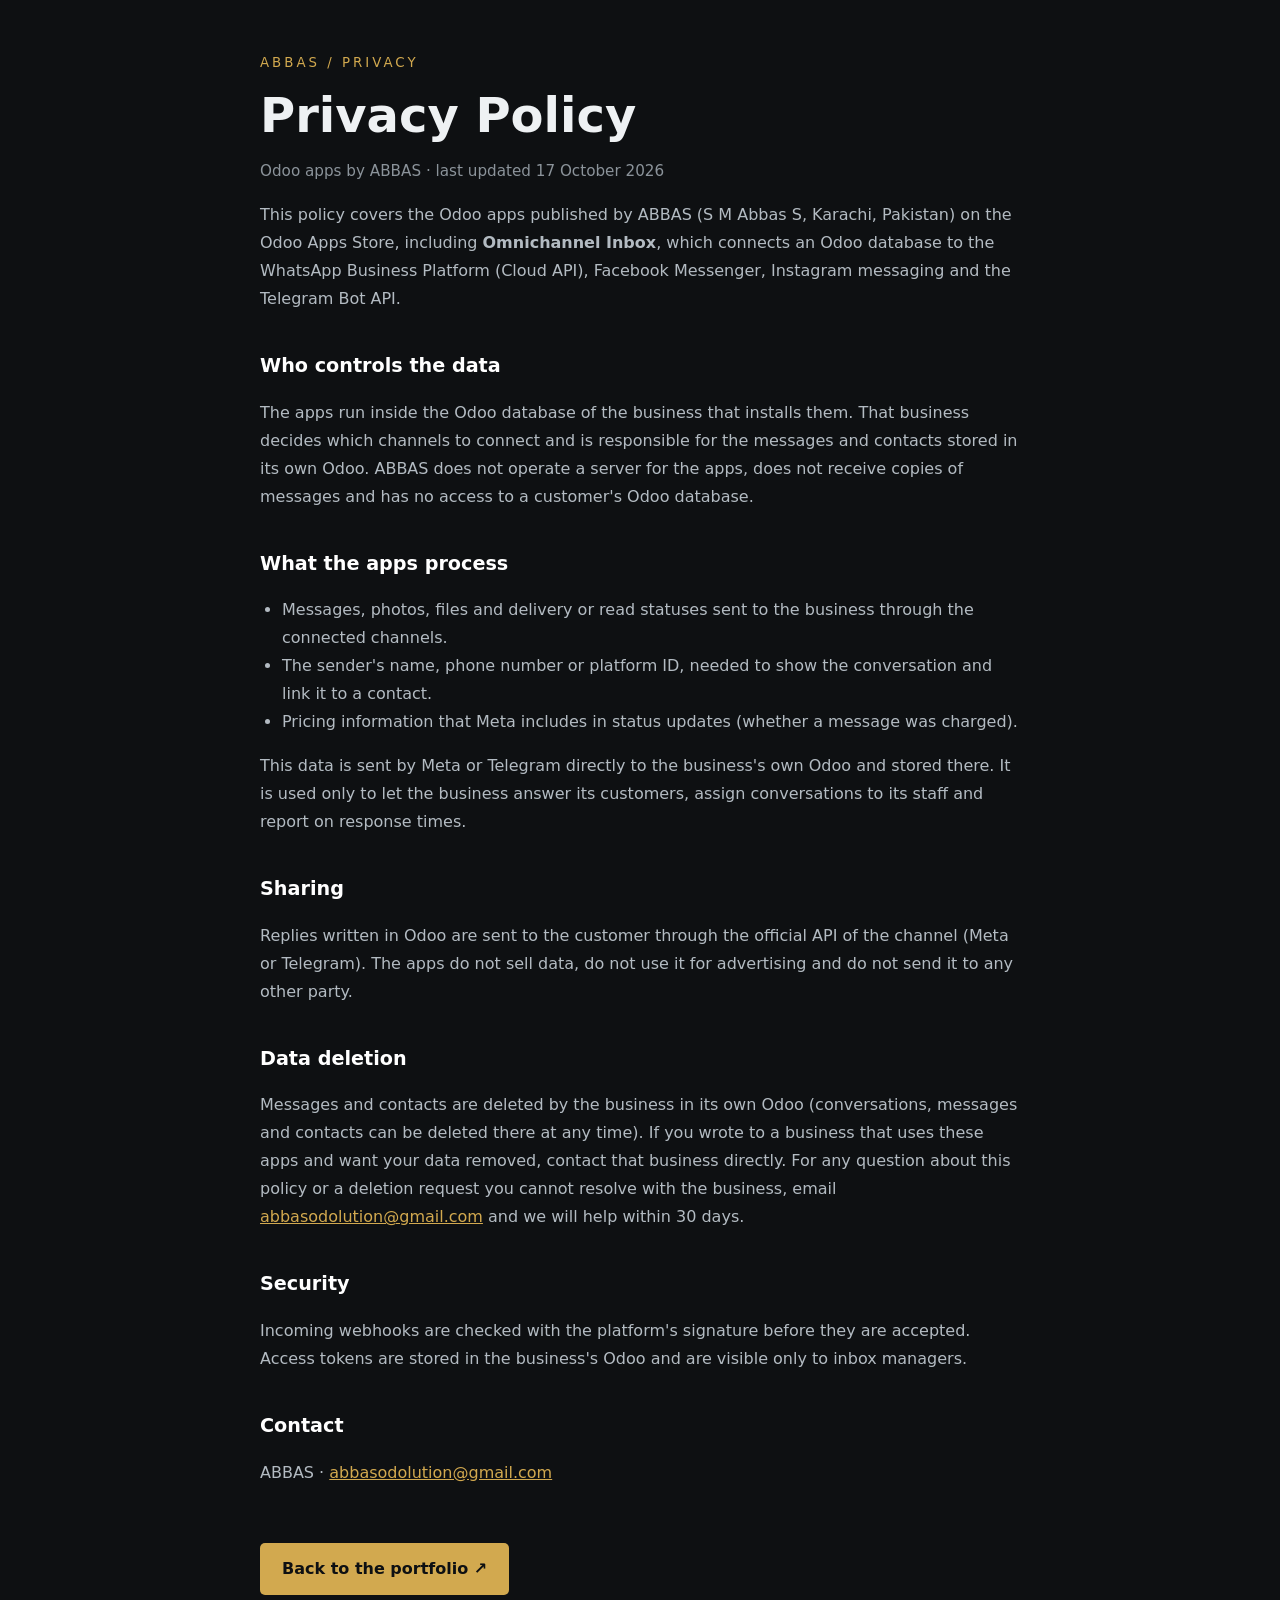
<file: privacy.html>
<!doctype html>
<html lang="en"><head><meta charset="utf-8"><meta name="viewport" content="width=device-width,initial-scale=1"><title>Privacy Policy · ABBAS Odoo Apps</title><meta name="description" content="Privacy policy for the Odoo apps published by ABBAS, including Omnichannel Inbox (WhatsApp, Instagram, Messenger and Telegram for Odoo).">
<link rel="canonical" href="https://abbasodolution-web.github.io/abbas-portfolio/privacy.html"><link rel="icon" href="/abbas-portfolio/assets/favicon.svg?v=5" type="image/svg+xml">
<style>*{box-sizing:border-box}body{margin:0;font-family:system-ui,sans-serif;color:#eef1f3;background:#0e1012;padding:48px 20px;line-height:1.75}main{max-width:760px;margin:0 auto}small{color:#d2a94f;letter-spacing:3px}h1{font-size:clamp(2rem,6vw,3rem);font-weight:600;margin:12px 0 4px;line-height:1.15}h2{font-size:1.2rem;margin:36px 0 8px;color:#fff}p,li{color:#b3bbc2}a{color:#d2a94f}.date{color:#8b939a;font-size:.95rem}ul{padding-left:22px}.back{display:inline-block;margin-top:40px;padding:12px 22px;border-radius:5px;background:#d2a94f;color:#0e1012;font-weight:600;text-decoration:none}</style></head>
<body><main>
<small>ABBAS / PRIVACY</small>
<h1>Privacy Policy</h1>
<p class="date">Odoo apps by ABBAS · last updated 17 October 2026</p>

<p>This policy covers the Odoo apps published by ABBAS (S M Abbas S, Karachi, Pakistan) on the Odoo Apps Store,
including <b>Omnichannel Inbox</b>, which connects an Odoo database to the WhatsApp Business Platform (Cloud API),
Facebook Messenger, Instagram messaging and the Telegram Bot API.</p>

<h2>Who controls the data</h2>
<p>The apps run inside the Odoo database of the business that installs them. That business decides which channels to
connect and is responsible for the messages and contacts stored in its own Odoo. ABBAS does not operate a server for
the apps, does not receive copies of messages and has no access to a customer's Odoo database.</p>

<h2>What the apps process</h2>
<ul>
<li>Messages, photos, files and delivery or read statuses sent to the business through the connected channels.</li>
<li>The sender's name, phone number or platform ID, needed to show the conversation and link it to a contact.</li>
<li>Pricing information that Meta includes in status updates (whether a message was charged).</li>
</ul>
<p>This data is sent by Meta or Telegram directly to the business's own Odoo and stored there. It is used only to let
the business answer its customers, assign conversations to its staff and report on response times.</p>

<h2>Sharing</h2>
<p>Replies written in Odoo are sent to the customer through the official API of the channel (Meta or Telegram). The
apps do not sell data, do not use it for advertising and do not send it to any other party.</p>

<h2 id="deletion">Data deletion</h2>
<p>Messages and contacts are deleted by the business in its own Odoo (conversations, messages and contacts can be
deleted there at any time). If you wrote to a business that uses these apps and want your data removed, contact that
business directly. For any question about this policy or a deletion request you cannot resolve with the business,
email <a href="mailto:abbasodolution@gmail.com">abbasodolution@gmail.com</a> and we will help within 30 days.</p>

<h2>Security</h2>
<p>Incoming webhooks are checked with the platform's signature before they are accepted. Access tokens are stored in
the business's Odoo and are visible only to inbox managers.</p>

<h2>Contact</h2>
<p>ABBAS · <a href="mailto:abbasodolution@gmail.com">abbasodolution@gmail.com</a></p>

<a class="back" href="/abbas-portfolio/">Back to the portfolio ↗</a>
</main></body></html>
</file>
<file: css/site.css>
/* ABBAS portfolio: graphite + silver + dark gold (matches the logo: silver tile, dark-gold A). */
:root{
  color-scheme:dark;
  --bg:#0e1012;--bg-alt:#14171a;--panel:#1a1e22;--panel-2:#22272c;
  --line:#2e343a;--line-strong:#4a525a;
  --text:#eef1f3;--muted:#b3bbc2;--faint:#8f979e;
  --gold:#d2a94f;--gold-strong:#e3c27a;--gold-deep:#8a641f;--on-gold:#17120a;
  --silver:#c9d0d6;
  --grad-gold:linear-gradient(135deg,#f0d690 0%,#d2a94f 42%,#9c7225 100%);
  --grad-silver:linear-gradient(135deg,#ffffff 0%,#d3d9de 45%,#9aa3aa 100%);
  --grad-btn-silver:linear-gradient(180deg,#2a3036,#1d2227);
  --glow:0 0 0 1px rgba(210,169,79,.25),0 18px 50px -20px rgba(210,169,79,.35);
  --shadow:0 24px 60px -30px rgba(0,0,0,.8);
  --nav-bg:rgba(14,16,18,.86);
  --shot-bg:#1b1f24;
  --radius:16px;--max:1200px;
}
:root[data-theme=light]{
  color-scheme:light;
  --bg:#e8ebed;--bg-alt:#dde1e4;--panel:#f6f7f8;--panel-2:#eceff1;
  --line:#c3c9ce;--line-strong:#9aa2a9;
  --text:#121518;--muted:#3f474f;--faint:#5c646b;
  --gold:#7c5a17;--gold-strong:#6a4b10;--gold-deep:#8a641f;--on-gold:#fffaf0;
  --silver:#59626a;
  --grad-gold:linear-gradient(135deg,#a77c2c 0%,#8a641f 50%,#5f430f 100%);
  --grad-silver:linear-gradient(135deg,#2a3036 0%,#4b545c 55%,#7a838a 100%);
  --grad-btn-silver:linear-gradient(180deg,#ffffff,#e3e7ea);
  --glow:0 0 0 1px rgba(138,100,31,.25),0 18px 50px -24px rgba(138,100,31,.45);
  --shadow:0 24px 50px -30px rgba(30,36,42,.45);
  --nav-bg:rgba(232,235,237,.88);
  --shot-bg:#d5dadd;
}

*{box-sizing:border-box}
html{scroll-behavior:smooth;scroll-padding-top:90px;-webkit-text-size-adjust:100%}
body{margin:0;background:var(--bg);color:var(--text);font:400 17px/1.65 'DM Sans',system-ui,sans-serif;-webkit-font-smoothing:antialiased;overflow-x:hidden}
h1,h2,h3,p,figure,dl,dd,ol,ul{margin:0}
ol,ul{padding:0;list-style:none}
h1,h2,h3,.brand-name{font-family:Manrope,system-ui,sans-serif}
a{color:inherit;text-decoration:none}
img,video{display:block;max-width:100%;height:auto}
button,input,select,textarea{font:inherit;color:inherit}
button{cursor:pointer}
[hidden]{display:none!important}
:focus-visible{outline:2px solid var(--gold);outline-offset:4px;border-radius:4px}
.sr{position:absolute;width:1px;height:1px;overflow:hidden;clip:rect(0 0 0 0)}
.wrap{width:min(var(--max),100% - 64px);margin-inline:auto}
.skip{position:fixed;top:10px;left:12px;z-index:300;background:var(--gold);color:var(--on-gold);padding:10px 14px;border-radius:8px;transform:translateY(-200%)}
.skip:focus{transform:none}
.progress{position:fixed;top:0;left:0;height:3px;width:0;background:var(--grad-gold);z-index:200}

/* Shared bits */
.eyebrow{font-size:13px;font-weight:700;letter-spacing:.16em;text-transform:uppercase;color:var(--gold);margin-bottom:16px}
.gold-text{background:var(--grad-gold);-webkit-background-clip:text;background-clip:text;color:transparent}
.soft{color:var(--muted)}
h2{font-size:clamp(34px,4.4vw,56px);line-height:1.08;letter-spacing:-.03em;font-weight:700}
.chip{display:inline-flex;align-items:center;font-size:12px;font-weight:700;letter-spacing:.06em;text-transform:uppercase;padding:4px 10px;border-radius:999px;border:1px solid var(--line-strong);color:var(--silver);background:var(--panel-2);white-space:nowrap}
.chip-gold{border-color:transparent;background:var(--grad-gold);color:var(--on-gold)}
.btn{display:inline-flex;align-items:center;justify-content:center;gap:10px;min-height:50px;padding:0 24px;border-radius:12px;font-weight:700;font-size:16px;border:1px solid transparent;transition:transform .2s,box-shadow .2s,border-color .2s}
.btn:hover{transform:translateY(-2px)}
.btn-gold{background:var(--grad-gold);color:var(--on-gold);box-shadow:var(--glow)}
.btn-silver{background:var(--grad-btn-silver);border-color:var(--line-strong);color:var(--text)}
.btn-silver:hover{border-color:var(--gold)}
.link{color:var(--gold);font-weight:700;border-bottom:1px solid currentColor;padding-bottom:2px;white-space:nowrap}
.link:hover{color:var(--gold-strong)}
.actions{display:flex;flex-wrap:wrap;gap:14px}
.checks{display:grid;gap:10px}
.checks li{position:relative;padding-left:30px;color:var(--muted)}
.checks li strong{color:var(--text)}
.checks li::before{content:"";position:absolute;left:0;top:.3em;width:18px;height:18px;border-radius:50%;background:var(--grad-gold);-webkit-mask:url("data:image/svg+xml,%3Csvg xmlns='http://www.w3.org/2000/svg' viewBox='0 0 20 20'%3E%3Cpath d='M10 0a10 10 0 1 0 0 20 10 10 0 0 0 0-20zm-1.4 14.2L4.4 10l1.4-1.4 2.8 2.8 5.6-5.6 1.4 1.4z'/%3E%3C/svg%3E") center/contain no-repeat;mask:url("data:image/svg+xml,%3Csvg xmlns='http://www.w3.org/2000/svg' viewBox='0 0 20 20'%3E%3Cpath d='M10 0a10 10 0 1 0 0 20 10 10 0 0 0 0-20zm-1.4 14.2L4.4 10l1.4-1.4 2.8 2.8 5.6-5.6 1.4 1.4z'/%3E%3C/svg%3E") center/contain no-repeat}

/* Navigation */
.nav{position:sticky;top:0;z-index:100;background:var(--nav-bg);backdrop-filter:blur(16px);-webkit-backdrop-filter:blur(16px);border-bottom:1px solid transparent;transition:border-color .2s}
.nav.scrolled{border-bottom-color:var(--line)}
.nav-inner{height:76px;display:flex;align-items:center;gap:14px}
.brand{display:flex;align-items:center;gap:12px}
.mark{width:42px;height:42px;flex-shrink:0;filter:drop-shadow(0 4px 10px rgba(0,0,0,.35))}
.brand-text{display:flex;flex-direction:column;line-height:1.05}
.brand-name{font-size:22px;font-weight:800;letter-spacing:.14em;background:var(--grad-silver);-webkit-background-clip:text;background-clip:text;color:transparent}
.brand-label{font-size:11px;font-weight:700;letter-spacing:.2em;text-transform:uppercase;color:var(--gold);margin-top:4px}
.links{display:flex;align-items:center;gap:6px;margin-left:auto}
.links a{padding:9px 14px;border-radius:10px;font-weight:600;font-size:15px;color:var(--muted);transition:color .2s,background .2s}
.links a:hover,.links a.active{color:var(--text);background:var(--panel-2)}
.links .nav-cta{margin-left:8px;background:var(--grad-gold);color:var(--on-gold)}
.links .nav-cta:hover{color:var(--on-gold);background:var(--grad-gold);box-shadow:var(--glow)}
.icon-btn{width:44px;height:44px;border-radius:12px;border:1px solid var(--line-strong);background:var(--panel);display:grid;place-items:center;font-size:19px;flex-shrink:0;color:var(--gold)}
.icon-btn:hover{border-color:var(--gold)}
.burger{display:none}
.burger span{display:block;width:18px;height:2px;background:var(--text);border-radius:2px;transition:transform .2s}
.burger span+span{margin-top:5px}
.burger[aria-expanded=true] span:first-child{transform:translateY(3.5px) rotate(45deg)}
.burger[aria-expanded=true] span:last-child{transform:translateY(-3.5px) rotate(-45deg)}

/* Hero */
.hero{position:relative;padding:72px 0 40px;overflow:hidden}
.hero::before{content:"";position:absolute;inset:-20% -10% auto auto;width:720px;height:720px;border-radius:50%;background:radial-gradient(closest-side,rgba(210,169,79,.16),transparent);pointer-events:none}
.hero::after{content:"";position:absolute;inset:auto auto -30% -15%;width:620px;height:620px;border-radius:50%;background:radial-gradient(closest-side,rgba(201,208,214,.10),transparent);pointer-events:none}
.hero-grid{position:relative;display:grid;grid-template-columns:1.2fr .9fr;gap:64px;align-items:center}
.news-pill{display:inline-flex;align-items:center;gap:10px;padding:6px 14px 6px 6px;border-radius:999px;border:1px solid var(--line-strong);background:var(--panel);font-size:14px;font-weight:600;margin-bottom:28px;transition:border-color .2s}
.news-pill:hover{border-color:var(--gold)}
.sale-pill{margin-bottom:12px;margin-right:8px}
.pill-sale{white-space:nowrap;background:#c62828;color:#fff;font-size:11px;font-weight:800;letter-spacing:.1em;padding:4px 9px;border-radius:999px}
.pill-new{background:var(--grad-gold);color:var(--on-gold);font-size:11px;font-weight:800;letter-spacing:.1em;padding:4px 9px;border-radius:999px}
.hero h1{font-size:clamp(44px,6vw,78px);line-height:1.02;letter-spacing:-.04em;font-weight:800;margin-bottom:24px}
.lead{font-size:clamp(18px,1.6vw,20px);color:var(--muted);max-width:560px;margin-bottom:34px}
.status{display:flex;align-items:center;gap:10px;margin-top:30px;font-size:15px;font-weight:600;color:var(--muted)}
.dot{width:10px;height:10px;border-radius:50%;background:#5fc27e;box-shadow:0 0 0 5px rgba(95,194,126,.18)}
.portrait{position:relative;max-width:460px;justify-self:end;width:100%}
.portrait-frame{padding:3px;border-radius:24px;background:linear-gradient(150deg,#f3f5f6,#9aa3aa 35%,#d2a94f 70%,#8a641f);box-shadow:var(--shadow)}
.portrait-frame img{border-radius:21px;width:100%;aspect-ratio:4/5;object-fit:cover}
.portrait figcaption{position:absolute;left:18px;right:18px;bottom:18px;padding:16px 18px;border-radius:14px;background:rgba(14,16,18,.82);backdrop-filter:blur(8px);-webkit-backdrop-filter:blur(8px);border:1px solid rgba(255,255,255,.12);display:flex;flex-direction:column;color:#eef1f3}
.portrait figcaption strong{font:700 20px Manrope,sans-serif}
.portrait figcaption span{font-size:14px;color:#c9d0d6}
.stats{position:relative;display:grid;grid-template-columns:repeat(4,1fr);margin-top:64px;border:1px solid var(--line);border-radius:var(--radius);background:var(--panel);overflow:hidden}
.stats div{padding:24px 26px;display:flex;flex-direction:column-reverse;gap:4px;border-left:1px solid var(--line)}
.stats div:first-child{border-left:0}
.stats dd{font:800 clamp(30px,3.4vw,44px)/1 Manrope,sans-serif;background:var(--grad-gold);-webkit-background-clip:text;background-clip:text;color:transparent}
.stats dt{font-size:14px;font-weight:600;color:var(--muted)}

/* Ticker */
.ticker{border-block:1px solid var(--line);background:var(--bg-alt);overflow:hidden;padding:16px 0}
.ticker-track{display:flex;gap:44px;width:max-content;animation:ticker 40s linear infinite}
.ticker span{font:700 14px Manrope,sans-serif;letter-spacing:.16em;text-transform:uppercase;color:var(--silver);display:flex;align-items:center;gap:44px;white-space:nowrap}
.ticker span::after{content:"◆";color:var(--gold);font-size:10px}
.ticker:hover .ticker-track{animation-play-state:paused}
@keyframes ticker{to{transform:translateX(-50%)}}

/* Sections */
.section{padding:110px 0}
.section-alt{background:var(--bg-alt);border-block:1px solid var(--line)}
.head{margin-bottom:52px}
.head-split{display:grid;grid-template-columns:1.2fr 1fr;gap:48px;align-items:end}
.head-split>p{color:var(--muted);font-size:18px;max-width:460px;justify-self:end}

/* Latest release */
.spotlight{display:grid;grid-template-columns:1.25fr 1fr;gap:44px;align-items:start}
.video-card{border-radius:20px;padding:2px;background:linear-gradient(140deg,#d2a94f,#5b636a 40%,#c9d0d6 75%,#8a641f);box-shadow:var(--shadow)}
.video-card>*{background:#0b0d0f}
.video-bar{display:flex;align-items:center;gap:12px;padding:12px 16px;border-radius:18px 18px 0 0;font-size:14px;font-weight:600;color:#c9d0d6}
.video-card video{width:100%;aspect-ratio:16/9;border-radius:0 0 18px 18px}
.spot-copy{display:grid;gap:24px}
.spot-lead{font-size:18px;color:var(--muted)}
.spot-metric,.perf-card{display:flex;flex-direction:column;gap:6px;padding:20px 22px;border-radius:14px;background:var(--panel);border:1px solid var(--line)}
.spot-metric{border-left:4px solid var(--gold)}
.metric-label{font-size:14px;font-weight:600;color:var(--muted)}
.metric-value{font:800 30px/1.1 Manrope,sans-serif;color:var(--text)}
.metric-value s{color:var(--faint);font-weight:600;text-decoration-thickness:2px}
.metric-value b{background:var(--grad-gold);-webkit-background-clip:text;background-clip:text;color:transparent}
.fine{font-size:14px;color:var(--faint)}

/* Apps */
.app{display:grid;grid-template-columns:1.25fr 1fr;gap:56px;align-items:center;padding:48px 0;border-top:1px solid var(--line)}
.app:first-of-type{border-top:0;padding-top:0}
.app.reverse .gallery{order:2}
.gallery{border-radius:18px;border:1px solid var(--line-strong);background:var(--panel);box-shadow:var(--shadow);overflow:hidden}
.gallery-bar{display:flex;align-items:center;gap:14px;padding:12px 16px;border-bottom:1px solid var(--line);font-size:13px;font-weight:700;letter-spacing:.08em;text-transform:uppercase;color:var(--muted)}
.dots{display:flex;gap:6px}
.dots i{width:10px;height:10px;border-radius:50%;background:var(--line-strong)}
.dots i:first-child{background:var(--gold)}
.gallery-stage figure{display:flex;flex-direction:column}
.gallery-stage img{width:100%;aspect-ratio:16/10;object-fit:contain;background:var(--shot-bg)}
.gallery-stage figcaption{padding:12px 16px;font-size:15px;font-weight:600;color:var(--text);border-top:1px solid var(--line)}
.gallery-nav{display:flex;align-items:center;justify-content:center;gap:16px;padding:12px;border-top:1px solid var(--line)}
.gallery-nav button{width:44px;height:44px;border-radius:12px;border:1px solid var(--line-strong);background:var(--grad-btn-silver);font-size:18px;color:var(--text)}
.gallery-nav button:hover{border-color:var(--gold);color:var(--gold)}
.count{font-size:14px;font-weight:700;letter-spacing:.1em;color:var(--muted);min-width:70px;text-align:center}
.app-copy{display:grid;gap:16px;justify-items:start}
.app-meta{display:flex;align-items:center;gap:12px;font-size:13px;font-weight:700;letter-spacing:.1em;text-transform:uppercase;color:var(--muted)}
.app-copy h3{font-size:clamp(28px,2.8vw,36px);line-height:1.12;letter-spacing:-.02em}
.app-tag{font-weight:700;color:var(--gold);font-size:18px}
.app-copy>p:not(.app-meta):not(.app-tag){color:var(--muted)}
.versions{display:flex;flex-wrap:wrap;gap:8px}
.versions li{font-size:14px;font-weight:600;padding:6px 12px;border-radius:10px;border:1px solid var(--line-strong);background:var(--panel);color:var(--muted)}
.versions b{color:var(--text);margin-right:4px}
.versions b::before{content:"Odoo "}
.versions .is-new{border-color:transparent;background:var(--grad-gold);color:var(--on-gold)}
.versions .is-new b{color:var(--on-gold)}
.perf{display:grid;grid-template-columns:repeat(4,1fr);gap:18px;margin-top:40px;padding:32px;border-radius:20px;border:1px solid var(--line-strong);background:var(--panel)}
.perf-intro{grid-column:1/-1;max-width:640px}
.perf-intro h3{font-size:28px;line-height:1.15;margin-bottom:10px}
.perf-intro p:last-child{color:var(--muted);font-size:15px}
.perf-card{background:var(--panel-2)}
.bar{height:8px;border-radius:8px;background:var(--line);margin-top:8px;overflow:hidden}
.bar i{display:block;height:100%;width:var(--w);background:var(--grad-gold);border-radius:8px}

/* Services */
.services{display:grid;grid-template-columns:repeat(4,1fr);gap:18px}
.services article{position:relative;padding:30px 26px;border-radius:var(--radius);border:1px solid var(--line);background:var(--panel);display:flex;flex-direction:column;gap:12px;transition:border-color .25s,transform .25s}
.services article:hover{border-color:var(--gold);transform:translateY(-4px)}
.svc-num{font:800 15px Manrope,sans-serif;color:var(--gold);letter-spacing:.1em}
.services h3{font-size:22px}
.services p{color:var(--muted);font-size:16px}
.services .tags{margin-top:auto;padding-top:10px;font-size:12px;font-weight:700;letter-spacing:.12em;text-transform:uppercase;color:var(--silver)}

/* About */
.about{display:grid;grid-template-columns:1fr 1fr;gap:64px;align-items:start}
.about-copy{display:grid;gap:18px}
.about-copy h2{margin-bottom:6px}
.about-copy>p{color:var(--muted);font-size:18px}
.skills{display:flex;flex-wrap:wrap;gap:8px;margin-top:6px}
.skills li{padding:7px 14px;border-radius:10px;border:1px solid var(--line-strong);background:var(--panel);font-size:14px;font-weight:600}
.langs{font-size:16px!important}
.timeline{padding:30px;border-radius:20px;background:var(--panel);border:1px solid var(--line)}
.timeline ol{position:relative;display:grid;gap:26px;padding-left:28px}
.timeline ol::before{content:"";position:absolute;left:6px;top:8px;bottom:8px;width:2px;background:linear-gradient(var(--gold),var(--line-strong))}
.timeline li{position:relative}
.timeline li::before{content:"";position:absolute;left:-28px;top:6px;width:14px;height:14px;border-radius:50%;background:var(--panel);border:3px solid var(--gold)}
.when{font-size:13px;font-weight:700;letter-spacing:.08em;text-transform:uppercase;color:var(--gold)}
.timeline h3{font-size:20px;margin-top:4px}
.where{font-weight:600;color:var(--silver)}
.timeline li p:last-child{color:var(--muted);font-size:15px}

/* Updates */
.posts{display:grid;grid-template-columns:repeat(3,1fr);gap:18px}
.post a{height:100%;display:flex;flex-direction:column;gap:10px;padding:24px;border-radius:var(--radius);border:1px solid var(--line);background:var(--panel);transition:border-color .25s,transform .25s}
.post a:hover{border-color:var(--gold);transform:translateY(-4px)}
.post.is-new a{border-color:var(--gold);box-shadow:var(--glow)}
.post-top{display:flex;align-items:center;justify-content:space-between;gap:10px}
.post time{font-size:14px;font-weight:600;color:var(--muted)}
.post h3{font-size:19px;line-height:1.3}
.post p{color:var(--muted);font-size:15px}
.post-cta{margin-top:auto;padding-top:6px;color:var(--gold);font-weight:700;font-size:15px}

/* Process */
.process{display:grid;grid-template-columns:repeat(5,1fr);gap:18px;counter-reset:s}
.process li{padding:26px 22px;border-radius:var(--radius);border:1px solid var(--line);background:var(--panel);border-top:3px solid var(--gold)}
.process span{font:800 30px Manrope,sans-serif;background:var(--grad-silver);-webkit-background-clip:text;background-clip:text;color:transparent}
.process h3{font-size:20px;margin:6px 0}
.process p{color:var(--muted);font-size:15px}

/* Contact */
.contact{display:grid;grid-template-columns:1.1fr 1fr;gap:56px;align-items:start}
.contact-copy{display:grid;gap:22px;justify-items:start}
.contact-copy>p{color:var(--muted);font-size:18px}
.email{font:700 clamp(20px,2.4vw,28px) Manrope,sans-serif;color:var(--gold);border-bottom:2px solid currentColor;word-break:break-all}
.email:hover{color:var(--gold-strong)}
.offer{display:flex;flex-wrap:wrap;gap:10px}
.offer li{padding:9px 14px;border-radius:10px;background:var(--panel);border:1px solid var(--line-strong);font-size:15px;font-weight:600}
.offer strong{color:var(--gold)}
.socials{display:flex;flex-wrap:wrap;gap:10px}
.socials a{padding:10px 16px;border-radius:10px;border:1px solid var(--line-strong);background:var(--grad-btn-silver);font-weight:700;font-size:15px;transition:border-color .2s,color .2s}
.socials a:hover{border-color:var(--gold);color:var(--gold)}
.form{display:grid;gap:8px;padding:32px;border-radius:20px;background:var(--panel);border:1px solid var(--line-strong);box-shadow:var(--shadow)}
.form h3{font-size:24px}
.form-sub{color:var(--muted);margin-bottom:10px}
.form label{font-size:15px;font-weight:700;margin-top:8px}
.form input,.form select,.form textarea{width:100%;padding:13px 14px;border-radius:10px;border:1px solid var(--line-strong);background:var(--bg);font-size:16px}
.form input::placeholder,.form textarea::placeholder{color:var(--faint)}
.form input:focus,.form select:focus,.form textarea:focus{outline:none;border-color:var(--gold);box-shadow:0 0 0 3px rgba(210,169,79,.25)}
.form .btn{margin-top:16px;width:100%}
.form-note{font-size:14px;color:var(--faint);text-align:center;margin-top:6px}

/* Footer */
.footer{border-top:1px solid var(--line);background:var(--bg-alt);padding:34px 0}
.footer-inner{display:flex;align-items:center;justify-content:space-between;gap:20px;flex-wrap:wrap}
.footer p{color:var(--muted);font-size:15px}
.footer .mark{width:36px;height:36px}

/* Scroll reveal (only when JS runs and motion is allowed) */
.js .reveal{opacity:0;transform:translateY(24px);transition:opacity .7s ease,transform .7s ease}
.js .reveal.in{opacity:1;transform:none}

/* FAQ */
.faq{display:grid;gap:12px;max-width:900px}
.faq-item{border:1px solid var(--line);border-radius:14px;background:var(--panel);padding:0 22px}
.faq-item summary{cursor:pointer;list-style:none;padding:18px 28px 18px 0;font-weight:700;position:relative}
.faq-item summary::-webkit-details-marker{display:none}
.faq-item summary::after{content:"+";position:absolute;right:0;top:14px;font-size:22px;color:var(--gold);transition:transform .2s}
.faq-item[open] summary::after{transform:rotate(45deg)}
.faq-item p{color:var(--muted);padding-bottom:18px;margin:0}

/* Responsive */
@media (max-width:1080px){
  .links a{padding:9px 10px}
  .services{grid-template-columns:repeat(2,1fr)}
  .process{grid-template-columns:repeat(3,1fr)}
  .perf{grid-template-columns:repeat(2,1fr)}
  .perf-intro{grid-column:1/-1}
  .posts{grid-template-columns:repeat(2,1fr)}
}
@media (max-width:900px){
  .burger{display:grid}
  .links{position:absolute;top:76px;left:0;right:0;flex-direction:column;align-items:stretch;gap:4px;padding:14px 20px 22px;background:var(--bg);border-bottom:1px solid var(--line);display:none}
  .links.open{display:flex}
  .links a{padding:13px 14px;font-size:17px}
  .links .nav-cta{margin:6px 0 0;text-align:center}
  #theme{margin-left:auto}
  .hero{padding-top:44px}
  .hero-grid,.spotlight,.app,.about,.contact,.head-split{grid-template-columns:1fr}
  .hero-grid{gap:44px}
  .portrait{justify-self:center;max-width:420px}
  .head-split{gap:16px}
  .head-split>p{justify-self:start}
  .app.reverse .gallery{order:0}
  .app{gap:28px}
  .stats{grid-template-columns:repeat(2,1fr)}
  .stats div:nth-child(3){border-left:0}
  .stats div:nth-child(n+3){border-top:1px solid var(--line)}
  .section{padding:80px 0}
}
@media (max-width:640px){
  body{font-size:16px}
  .wrap{width:calc(100% - 32px)}
  .nav-inner{height:68px}
  .links{top:68px}
  .mark{width:38px;height:38px}
  .brand-name{font-size:19px}
  .brand-label{font-size:10px}
  .services,.process,.posts,.perf{grid-template-columns:1fr}
  .perf{padding:22px}
  .stats div{padding:18px}
  .actions .btn{flex:1 1 100%}
  .form,.timeline{padding:22px}
  .news-pill{font-size:13px}
  .metric-value{font-size:26px}
  .section{padding:64px 0}
}
@media (prefers-reduced-motion:reduce){
  html{scroll-behavior:auto}
  *,*::before,*::after{animation:none!important;transition:none!important}
  .js .reveal{opacity:1;transform:none}
}
</file>
